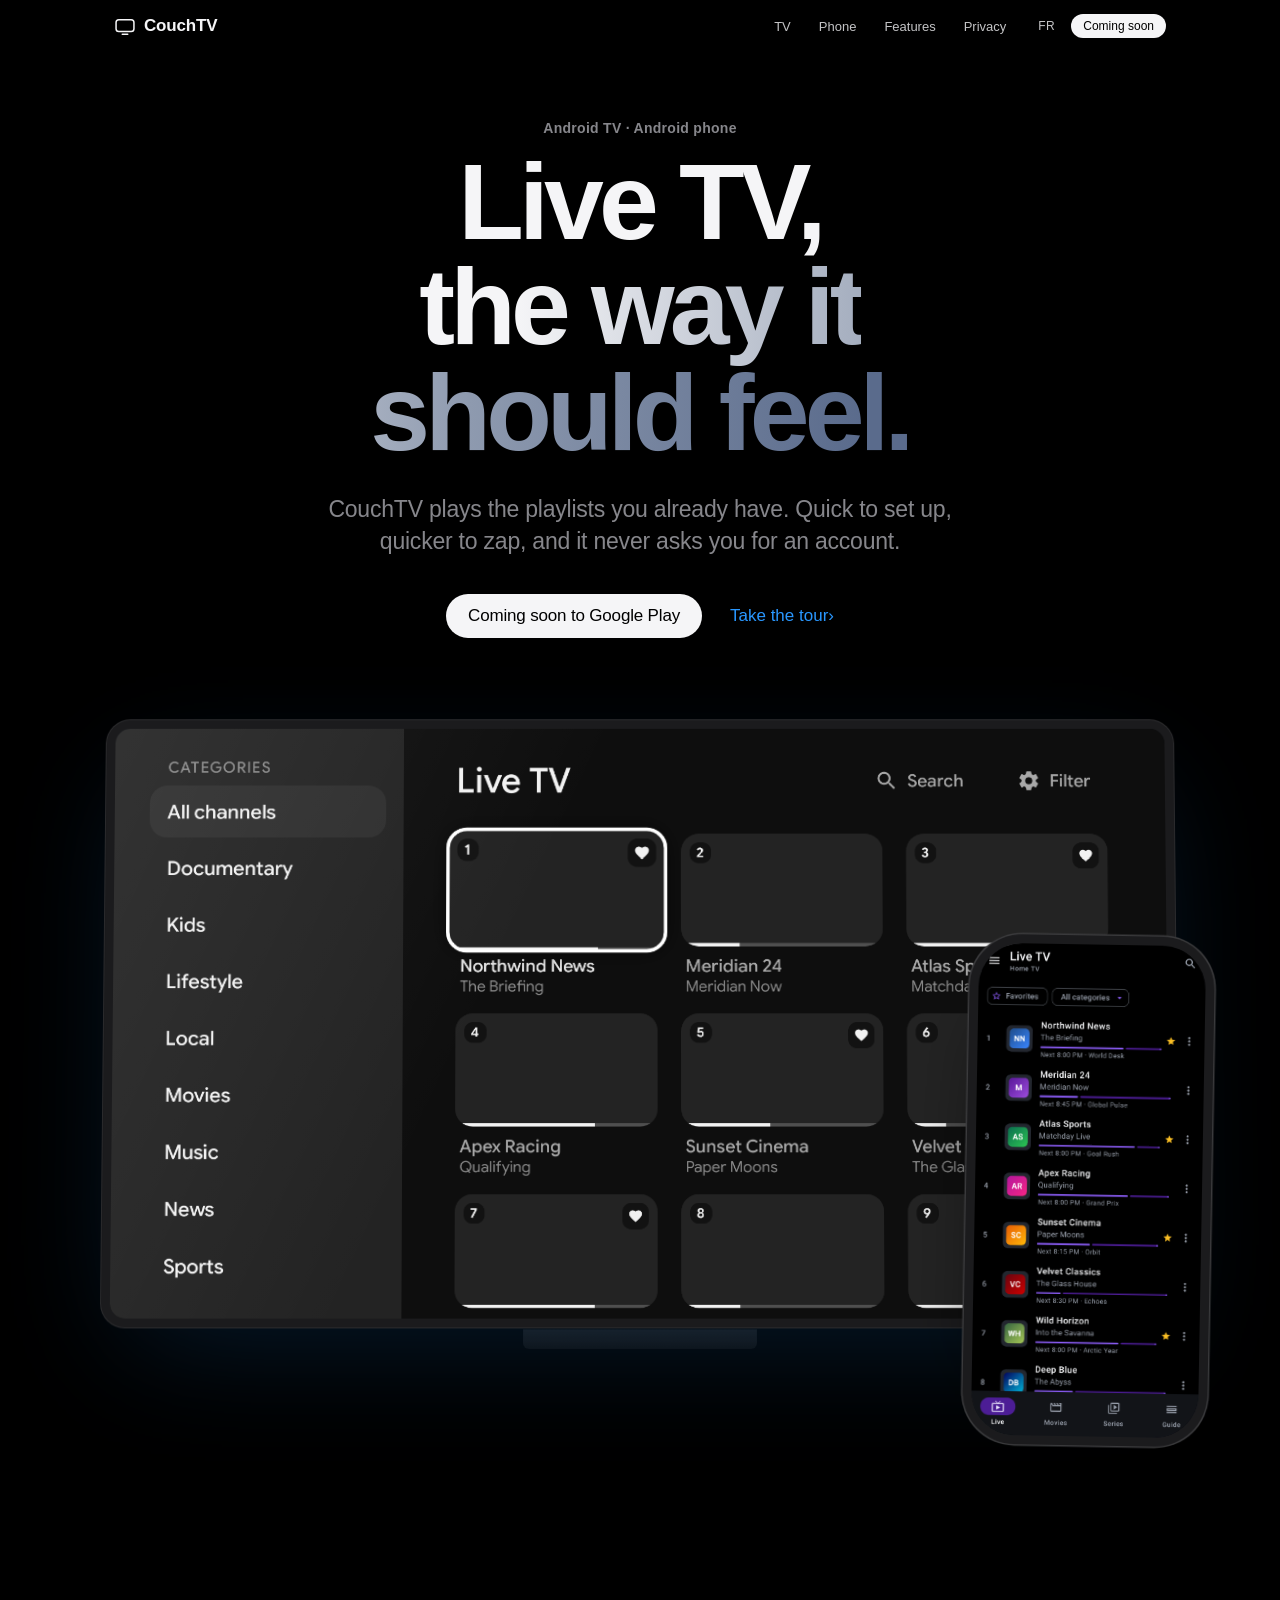
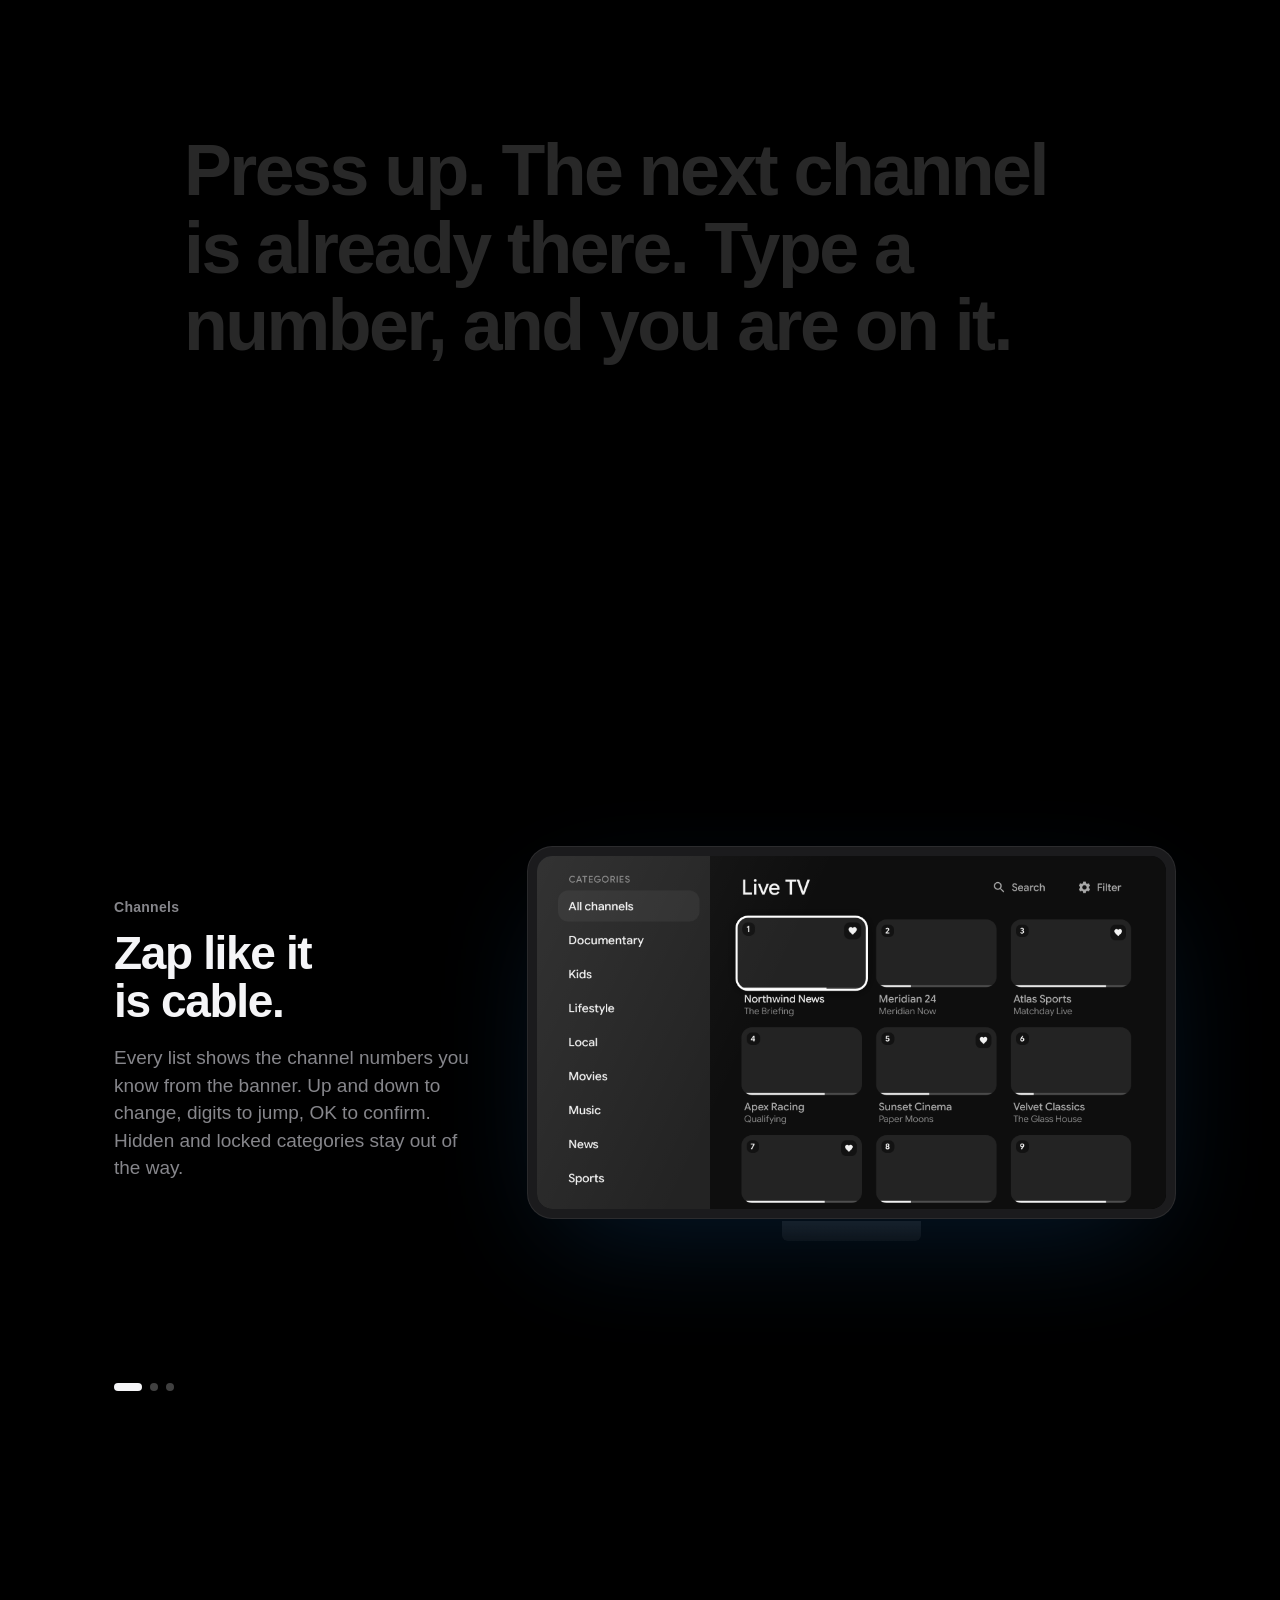
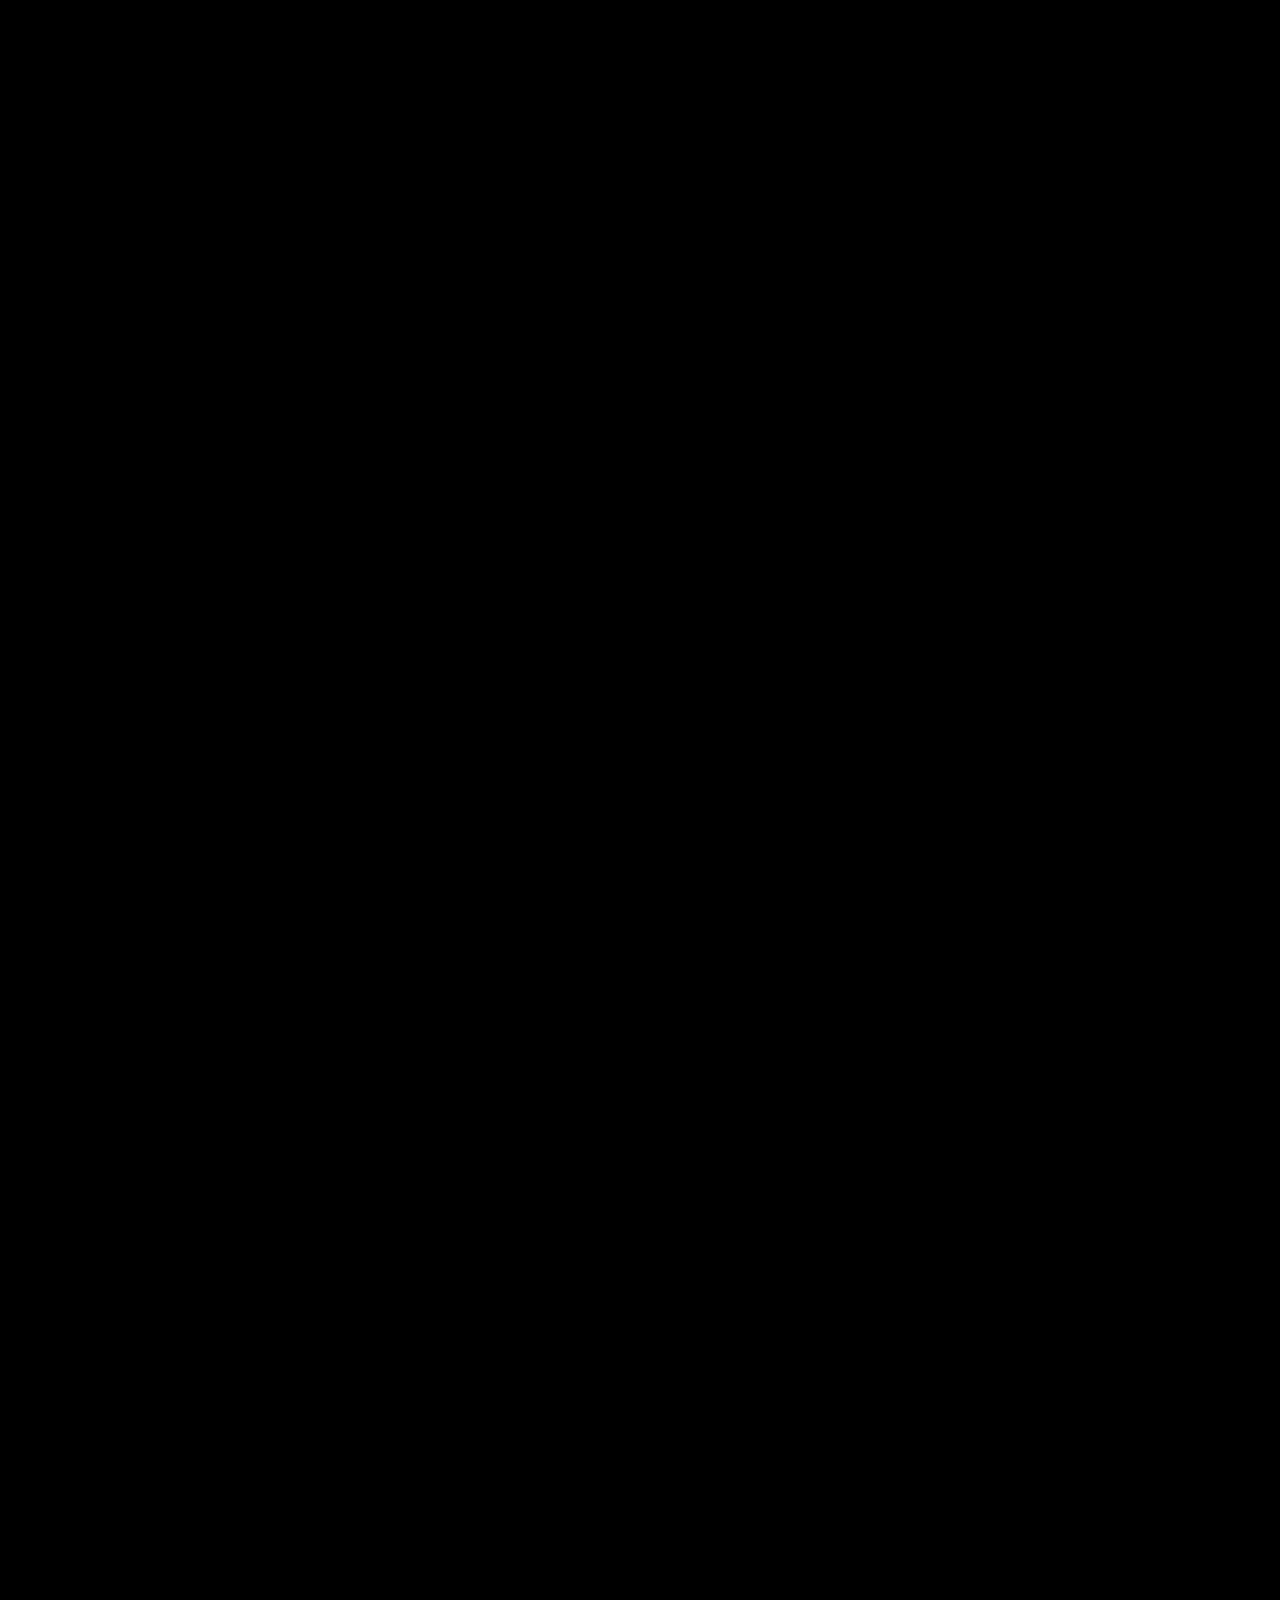
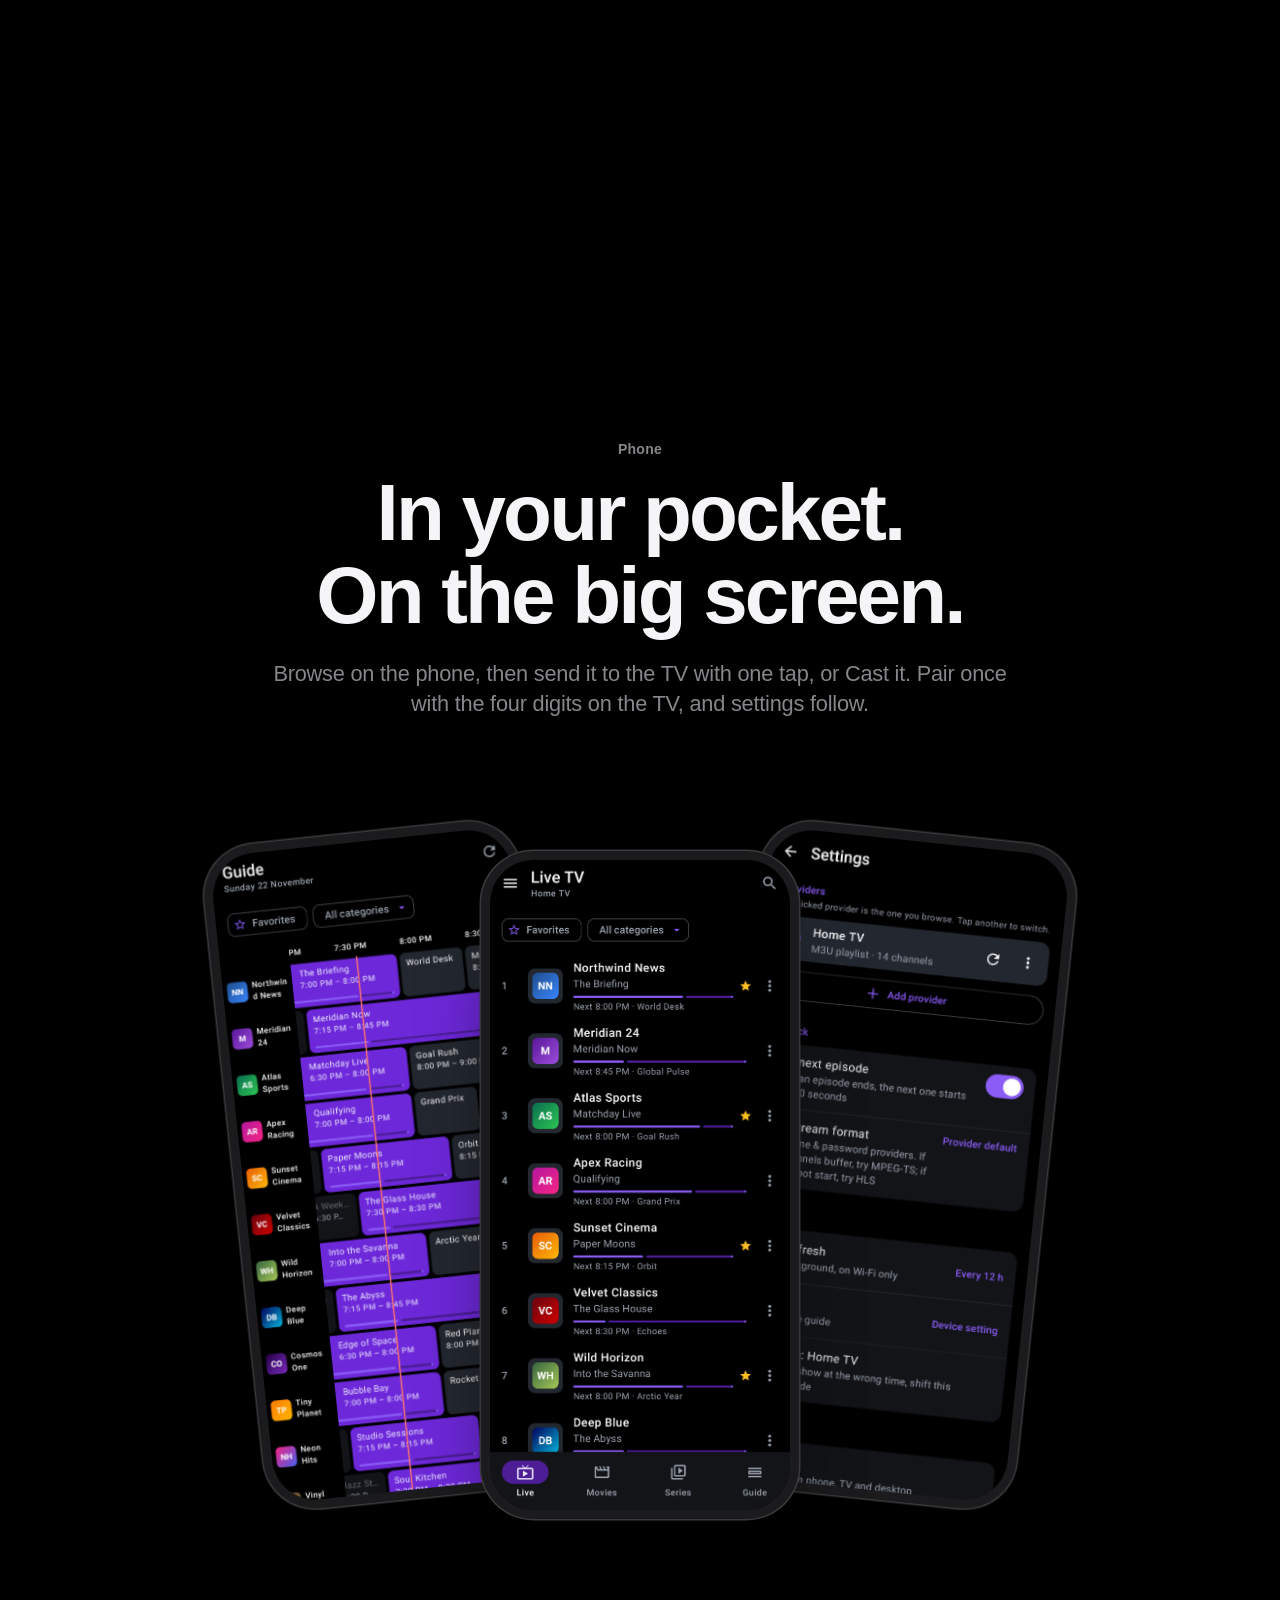
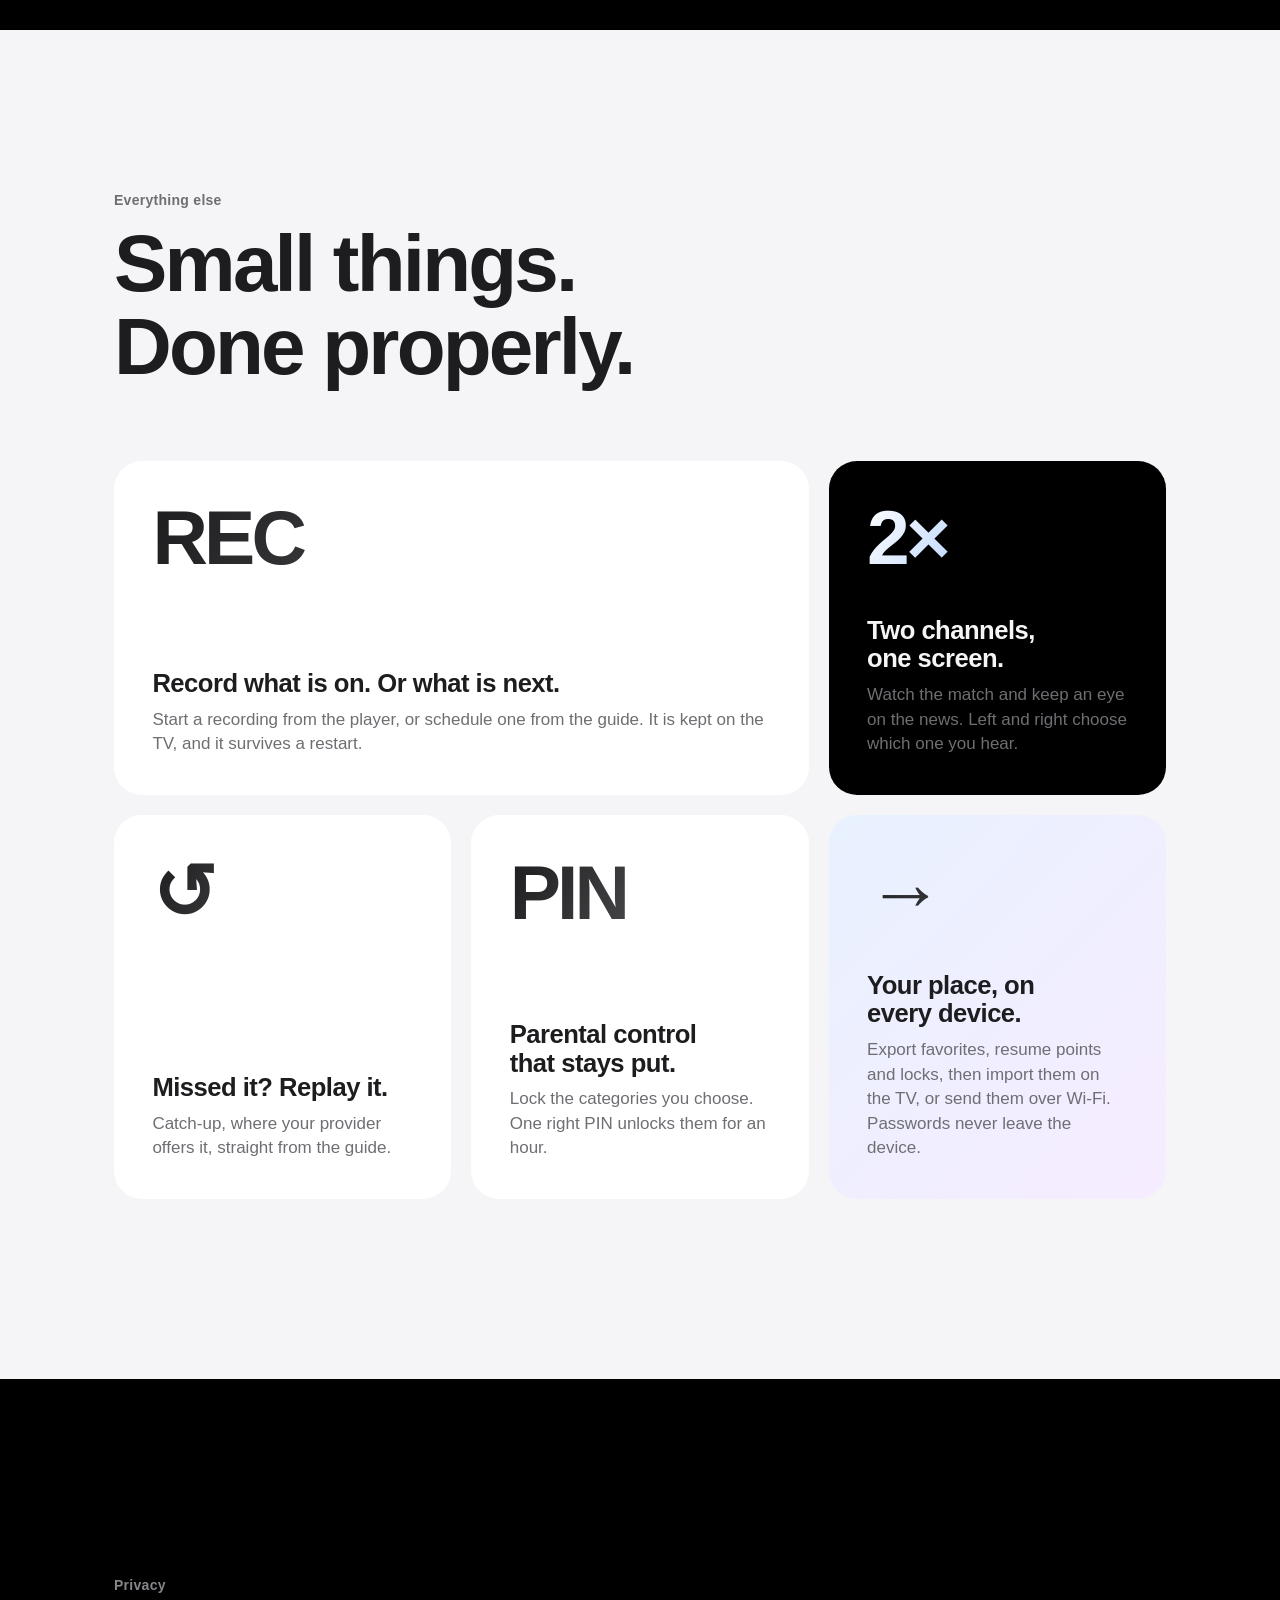
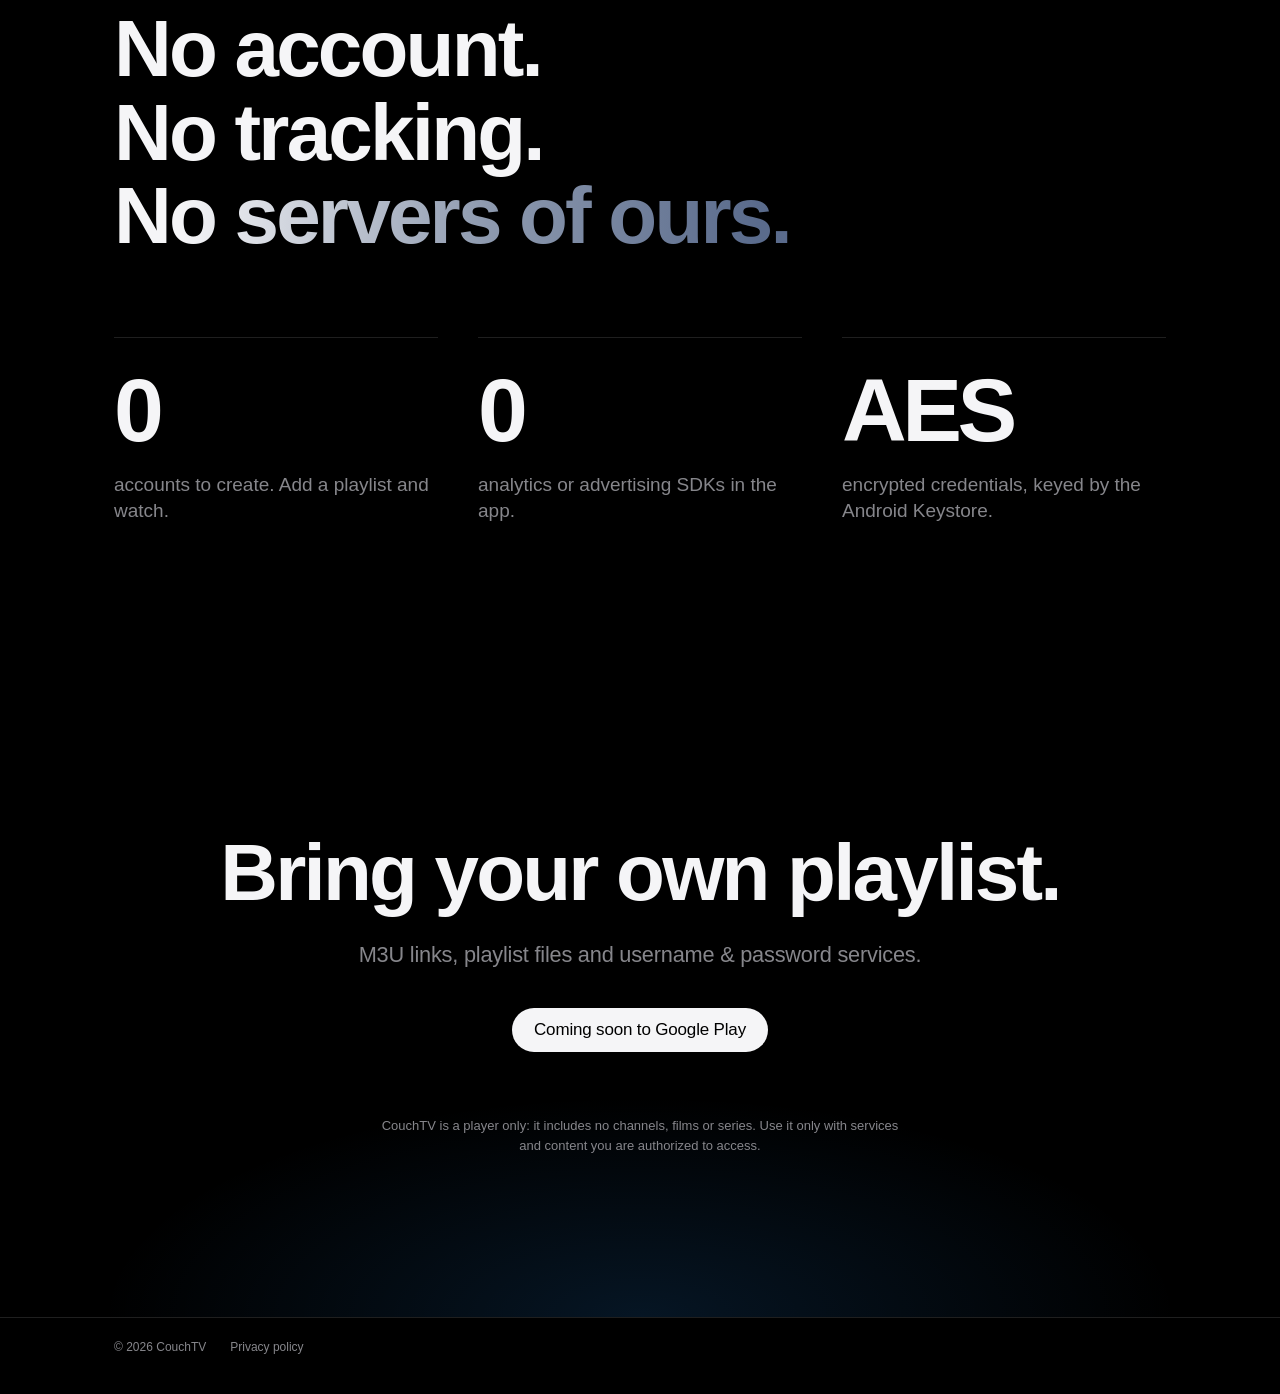
<file: index.html>
<!doctype html>
<!-- Template: build.py fills the double-brace keys from i18n/<lang>.json (keys starting with @ come from the build). -->
<html lang="en">
<head>
  <meta charset="utf-8">
  <meta name="viewport" content="width=device-width, initial-scale=1, viewport-fit=cover">
  <title>CouchTV — Live TV, the way it should feel</title>
  <meta name="description" content="CouchTV plays the playlists you already have, on Android TV and Android phones. Channel numbers, a real guide, recordings, no account.">
  <meta name="theme-color" content="#000000">
  <meta property="og:title" content="CouchTV">
  <meta property="og:description" content="Live TV, the way it should feel. For Android TV and Android phones.">
  <meta property="og:image" content="https://yannbrrd.github.io/openiptv-public/screenshots/tv-guide.png">
  <meta property="og:locale" content="en_US">
  <link rel="canonical" href="https://yannbrrd.github.io/openiptv-public/">
  <link rel="alternate" hreflang="en" href="https://yannbrrd.github.io/openiptv-public/">
  <link rel="alternate" hreflang="fr" href="https://yannbrrd.github.io/openiptv-public/fr/">
  <link rel="alternate" hreflang="x-default" href="https://yannbrrd.github.io/openiptv-public/">
  <link rel="icon" href="assets/icon.svg" type="image/svg+xml">
  <link rel="stylesheet" href="assets/site.css">
</head>
<body>

<header class="nav" data-nav>
  <div class="nav__inner">
    <a class="nav__brand" href="#top" aria-label="CouchTV, back to top">
      <svg class="nav__mark" viewBox="0 0 32 32" aria-hidden="true"><rect x="3" y="7" width="26" height="17" rx="4"/><path d="M12 28h8"/></svg>
      CouchTV
    </a>
    <nav class="nav__links" aria-label="Sections">
      <a href="#tour">TV</a>
      <a href="#phone">Phone</a>
      <a href="#features">Features</a>
      <a href="#privacy">Privacy</a>
    </nav>
    <a class="nav__lang" href="fr/" hreflang="fr" lang="fr" title="Français">FR</a>
    <span class="nav__cta">Coming soon</span>
  </div>
</header>

<main id="top">

  <!-- Hero -->
  <section class="hero" data-progress>
    <div class="hero__copy">
      <p class="eyebrow load" style="--i:0">Android TV · Android phone</p>
      <h1 class="hero__title load" style="--i:1">Live TV,<br><span class="hero__soft">the way it<br>should feel.</span></h1>
      <p class="hero__lede load" style="--i:2">CouchTV plays the playlists you already have. Quick to set up, quicker to zap, and it never asks you for an account.</p>
      <div class="hero__actions load" style="--i:3">
        <span class="pill pill--light">Coming soon to Google Play</span>
        <a class="link-arrow" href="#tour">Take the tour</a>
      </div>
    </div>

    <div class="hero__stage load" style="--i:4">
      <figure class="tv hero__tv">
        <div class="tv__screen"><img src="screenshots/tv-channels.png" alt="The live channel grid on a TV, with channel numbers and what is on now" width="1920" height="1080"></div>
        <div class="tv__foot" aria-hidden="true"></div>
      </figure>
      <figure class="phone hero__phone">
        <div class="phone__screen"><img src="screenshots/phone-live.png" alt="The live channel list on a phone" width="1233" height="2673"></div>
      </figure>
    </div>
  </section>

  <!-- Statement -->
  <section class="statement" data-progress aria-label="Zapping">
    <p class="statement__text" data-words>Press up. The next channel is already there. Type a number, and you are on it.</p>
  </section>

  <!-- Sticky story -->
  <section class="story" id="tour" data-story>
    <div class="story__sticky">
      <div class="story__steps">
        <article class="story__step is-active" data-step="0">
          <p class="eyebrow">Channels</p>
          <h2>Zap like it is cable.</h2>
          <p>Every list shows the channel numbers you know from the banner. Up and down to change, digits to jump, OK to confirm. Hidden and locked categories stay out of the way.</p>
        </article>
        <article class="story__step" data-step="1">
          <p class="eyebrow">Guide</p>
          <h2>The whole evening, at a glance.</h2>
          <p>The guide refreshes itself in the background. Pick a program to set a reminder, record it, or jump straight to the channel.</p>
        </article>
        <article class="story__step" data-step="2">
          <p class="eyebrow">Settings</p>
          <h2>Out of the way, a press away.</h2>
          <p>Two panes made for a remote. Parental PIN, guide refresh, stream format and clock, each with its real options, not a guessing game.</p>
        </article>
      </div>

      <figure class="tv story__tv">
        <div class="tv__screen">
          <img class="story__shot is-active" data-shot="0" src="screenshots/tv-channels.png" alt="Channel grid" loading="lazy" width="1920" height="1080">
          <img class="story__shot" data-shot="1" src="screenshots/tv-guide.png" alt="Program guide" loading="lazy" width="1920" height="1080">
          <img class="story__shot" data-shot="2" src="screenshots/tv-settings.png" alt="Settings in two panes" loading="lazy" width="1920" height="1080">
        </div>
        <div class="tv__foot" aria-hidden="true"></div>
      </figure>

      <ol class="story__dots" aria-hidden="true"><li class="is-active"></li><li></li><li></li></ol>
    </div>
  </section>

  <!-- Phone -->
  <section class="phones" id="phone" data-progress>
    <div class="section-head reveal">
      <p class="eyebrow">Phone</p>
      <h2 class="display">In your pocket.<br>On the big screen.</h2>
      <p class="lede">Browse on the phone, then send it to the TV with one tap, or Cast it. Pair once with the four digits on the TV, and settings follow.</p>
    </div>
    <div class="phones__fan">
      <figure class="phone phones__item phones__item--left"><div class="phone__screen"><img src="screenshots/phone-guide.png" alt="The program guide on a phone" loading="lazy" width="1233" height="2673"></div></figure>
      <figure class="phone phones__item phones__item--center"><div class="phone__screen"><img src="screenshots/phone-live.png" alt="Live channels with what is on now and next" loading="lazy" width="1233" height="2673"></div></figure>
      <figure class="phone phones__item phones__item--right"><div class="phone__screen"><img src="screenshots/phone-settings.png" alt="Settings grouped in sections" loading="lazy" width="1233" height="2673"></div></figure>
    </div>
  </section>

  <!-- Features (light) -->
  <section class="features" id="features">
    <div class="section-head reveal">
      <p class="eyebrow eyebrow--dark">Everything else</p>
      <h2 class="display">Small things.<br>Done properly.</h2>
    </div>

    <div class="bento">
      <article class="tile tile--wide reveal">
        <p class="tile__big">REC</p>
        <h3>Record what is on. Or what is next.</h3>
        <p>Start a recording from the player, or schedule one from the guide. It is kept on the TV, and it survives a restart.</p>
      </article>
      <article class="tile tile--dark reveal">
        <p class="tile__big">2&times;</p>
        <h3>Two channels, one screen.</h3>
        <p>Watch the match and keep an eye on the news. Left and right choose which one you hear.</p>
      </article>
      <article class="tile reveal">
        <p class="tile__big">&#8634;</p>
        <h3>Missed it? Replay it.</h3>
        <p>Catch-up, where your provider offers it, straight from the guide.</p>
      </article>
      <article class="tile reveal">
        <p class="tile__big">PIN</p>
        <h3>Parental control that stays put.</h3>
        <p>Lock the categories you choose. One right PIN unlocks them for an hour.</p>
      </article>
      <article class="tile tile--tint reveal">
        <p class="tile__big">&rarr;</p>
        <h3>Your place, on every device.</h3>
        <p>Export favorites, resume points and locks, then import them on the TV, or send them over Wi-Fi. Passwords never leave the device.</p>
      </article>
    </div>
  </section>

  <!-- Privacy -->
  <section class="privacy" id="privacy">
    <div class="section-head reveal">
      <p class="eyebrow">Privacy</p>
      <h2 class="display">No account.<br>No tracking.<br><span class="hero__soft">No servers of ours.</span></h2>
    </div>
    <dl class="facts">
      <div class="fact reveal"><dt>0</dt><dd>accounts to create. Add a playlist and watch.</dd></div>
      <div class="fact reveal"><dt>0</dt><dd>analytics or advertising SDKs in the app.</dd></div>
      <div class="fact reveal"><dt>AES</dt><dd>encrypted credentials, keyed by the Android Keystore.</dd></div>
    </dl>
  </section>

  <!-- Closing -->
  <section class="closing">
    <h2 class="display reveal">Bring your own playlist.</h2>
    <p class="lede reveal">M3U links, playlist files and username &amp; password services.</p>
    <span class="pill pill--light reveal">Coming soon to Google Play</span>
    <p class="disclaimer reveal">CouchTV is a player only: it includes no channels, films or series. Use it only with services and content you are authorized to access.</p>
  </section>
</main>

<footer class="footer">
  <div class="footer__inner">
    <span>&copy; <span data-year>2026</span> CouchTV</span>
    <a href="privacy.html">Privacy policy</a>
  </div>
</footer>

<script src="assets/site.js" defer></script>
</body>
</html>
</file>
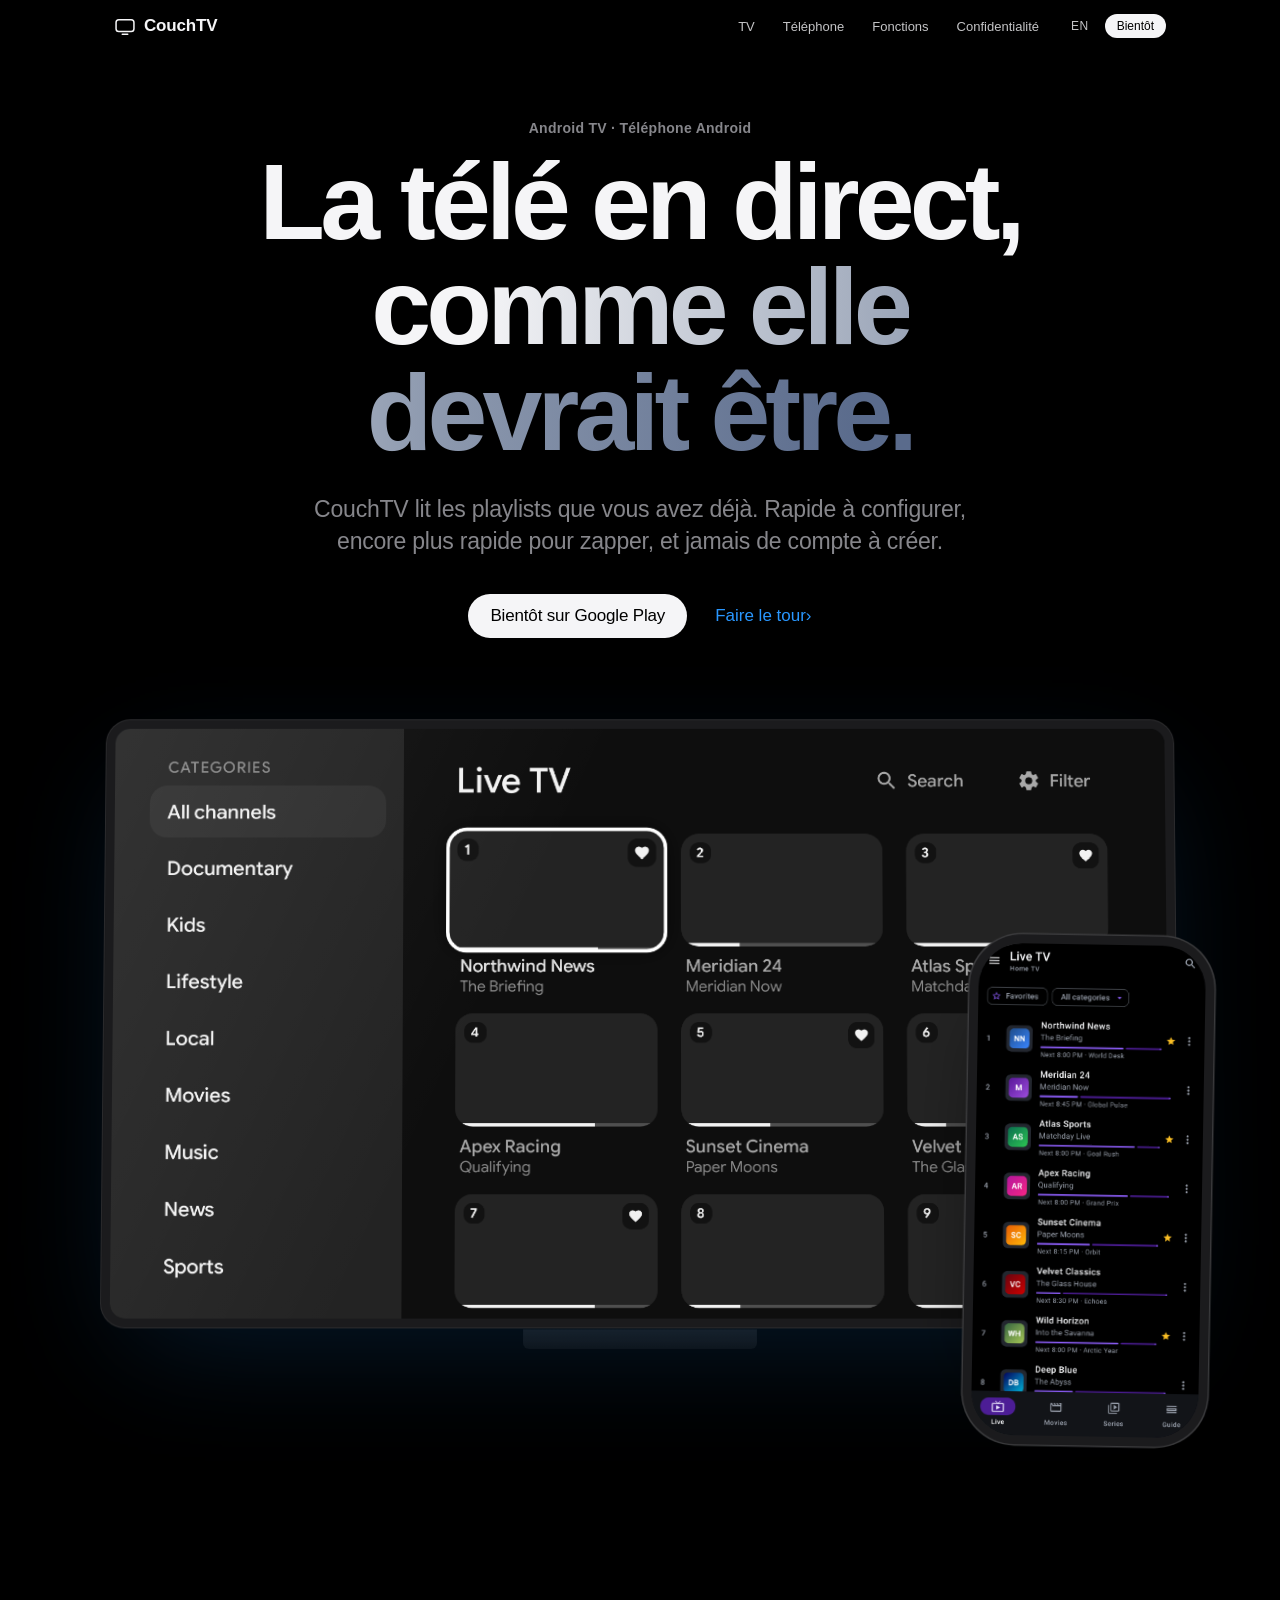
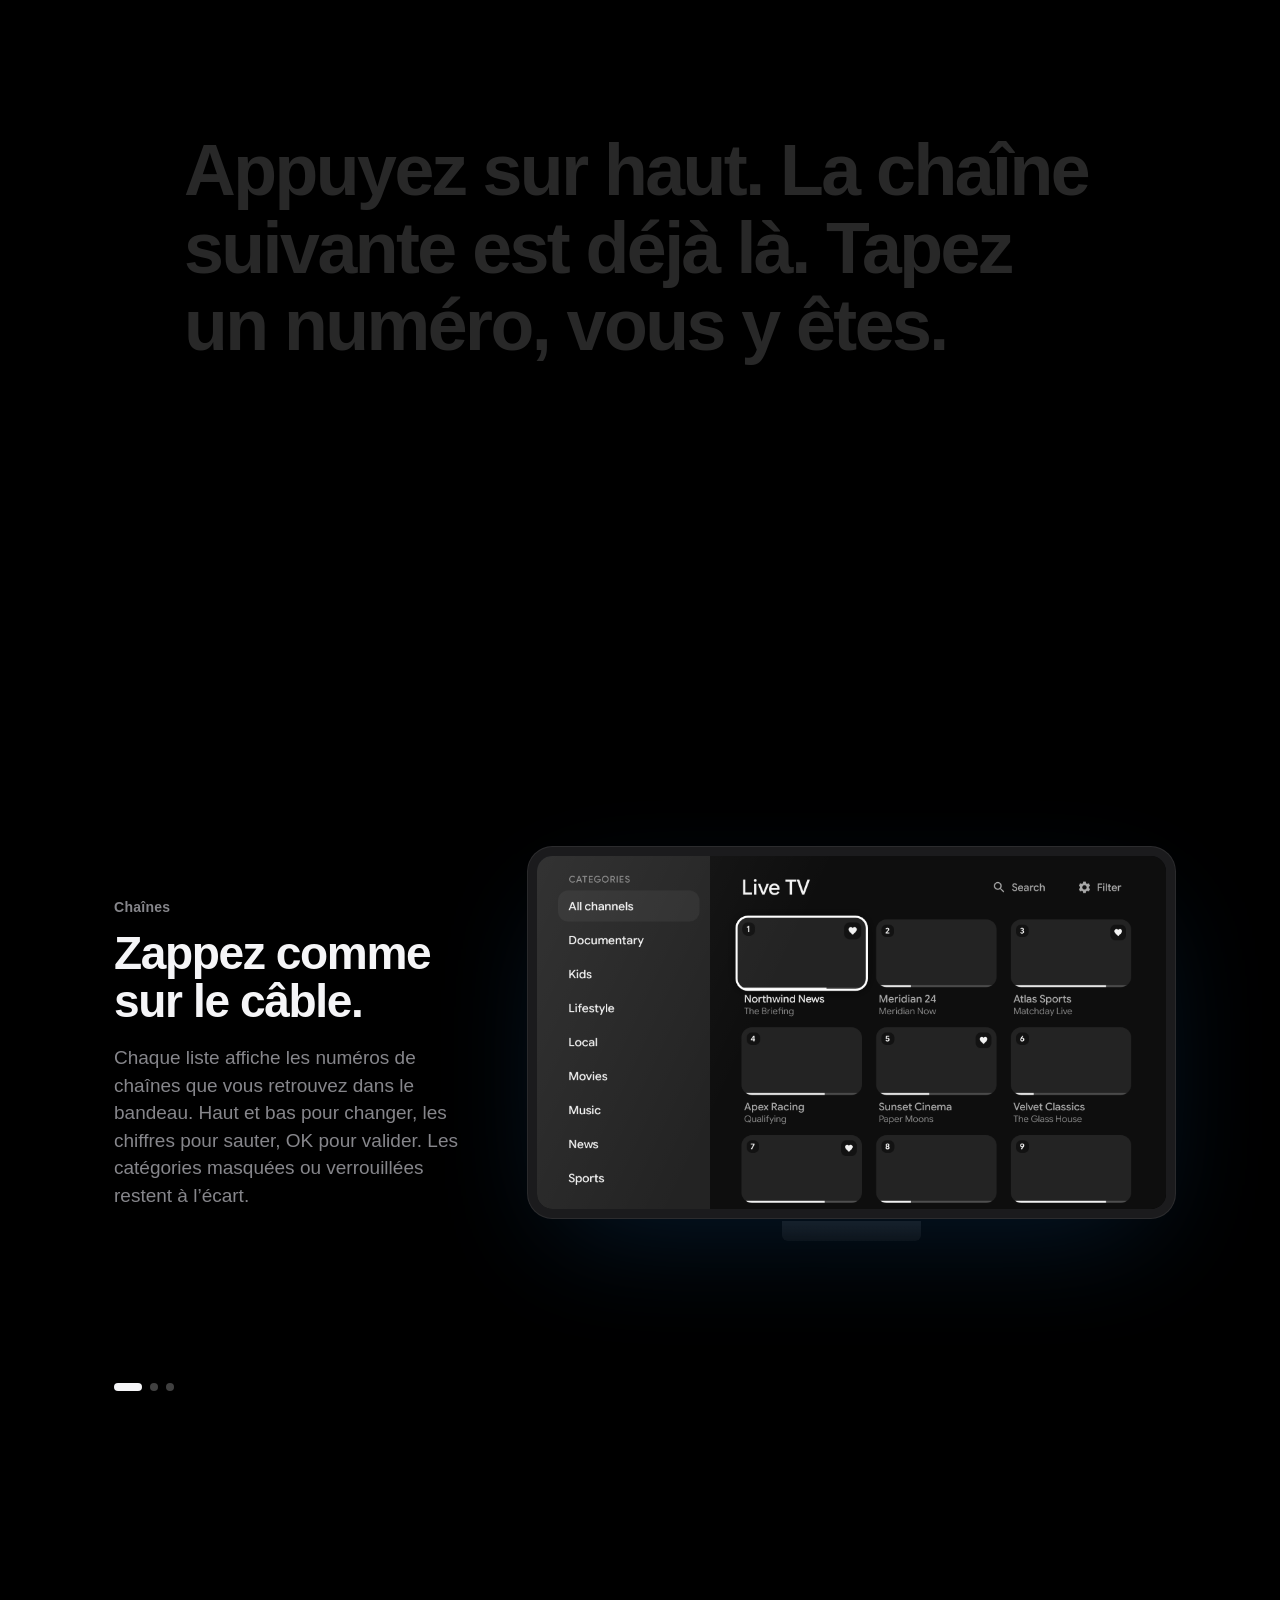
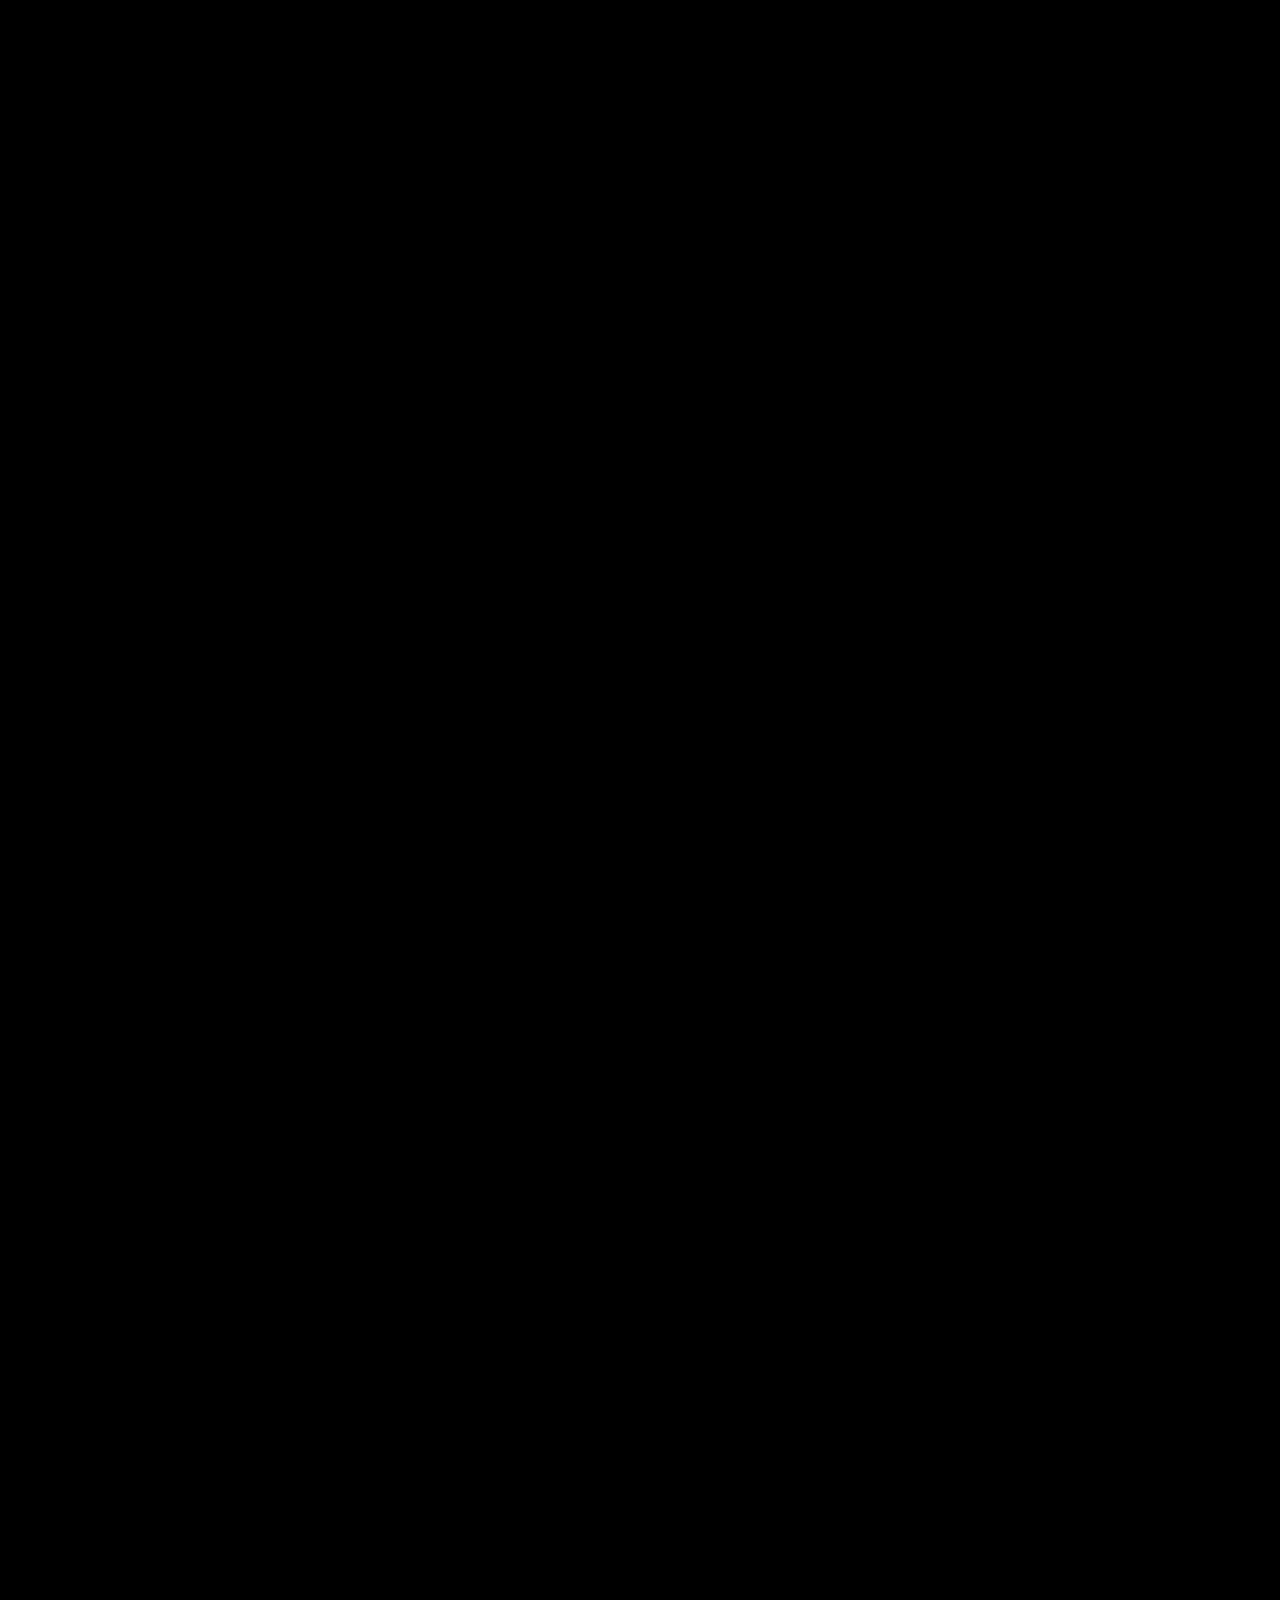
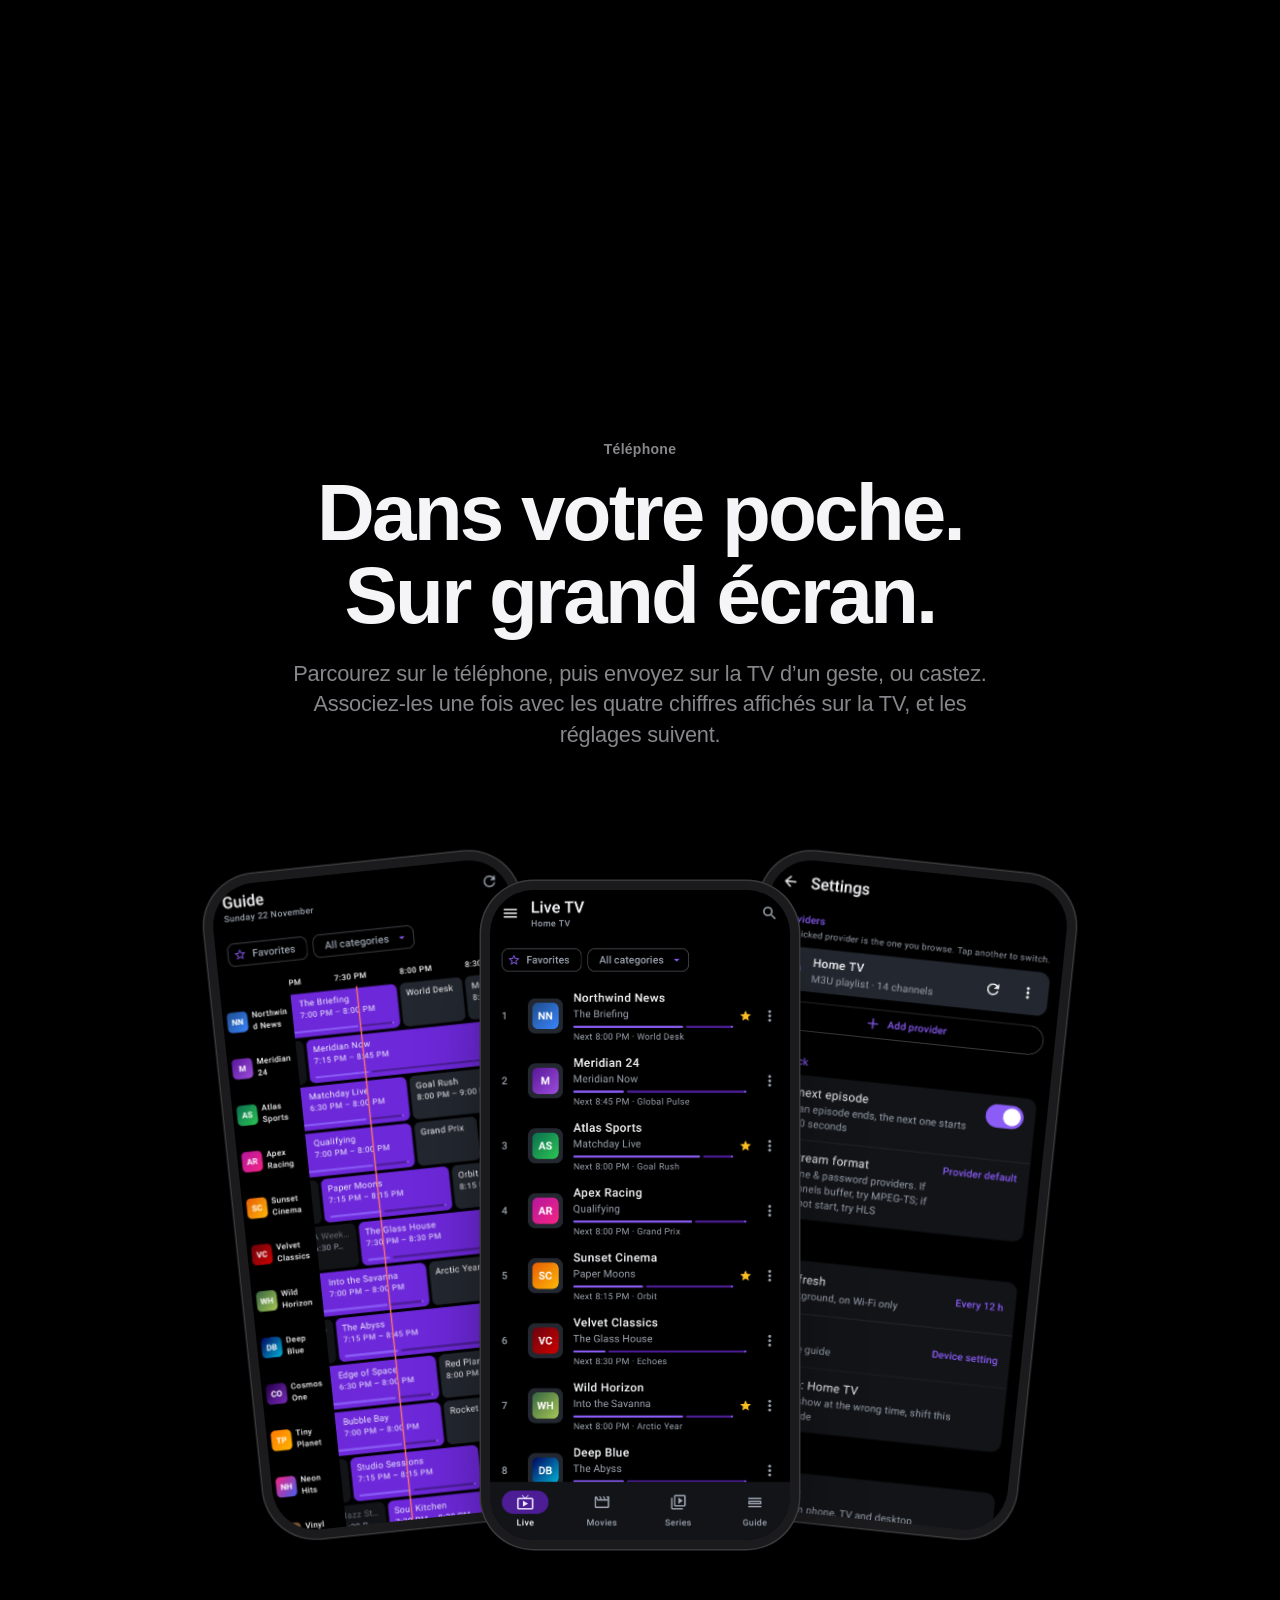
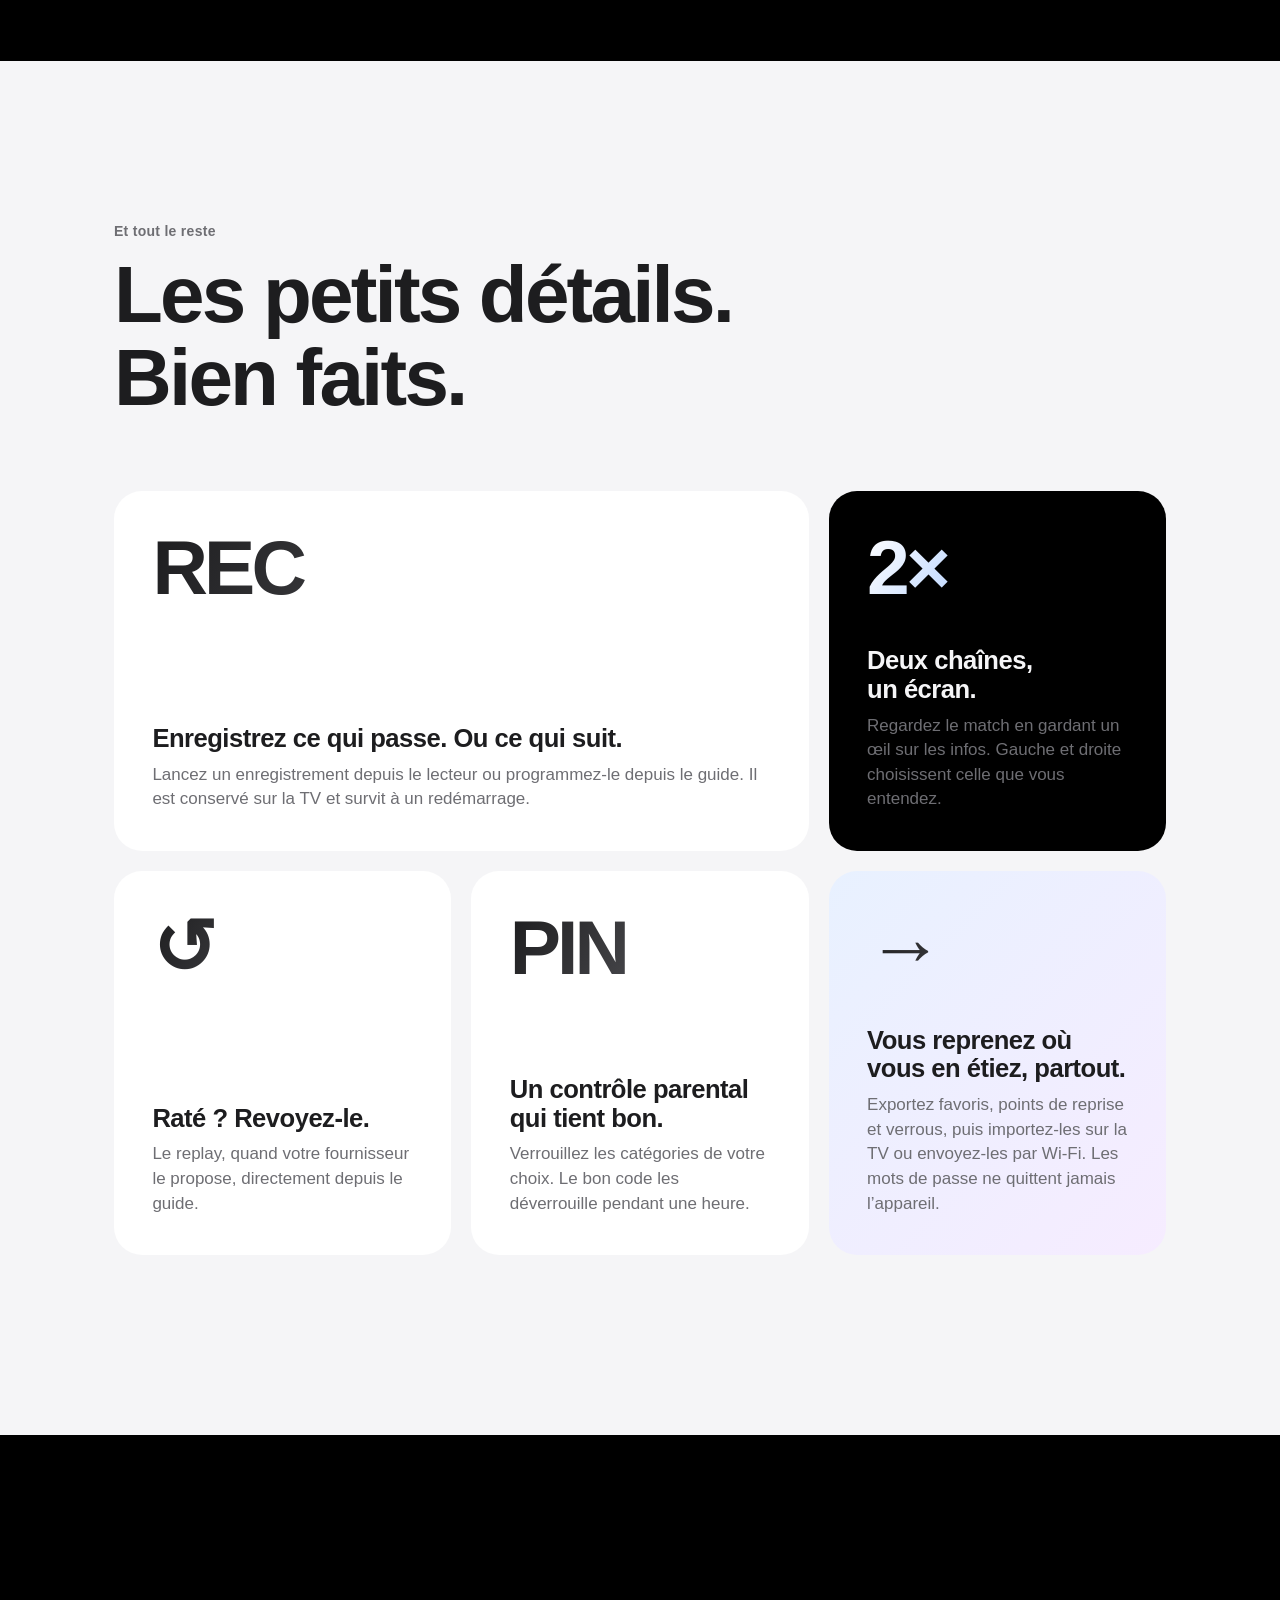
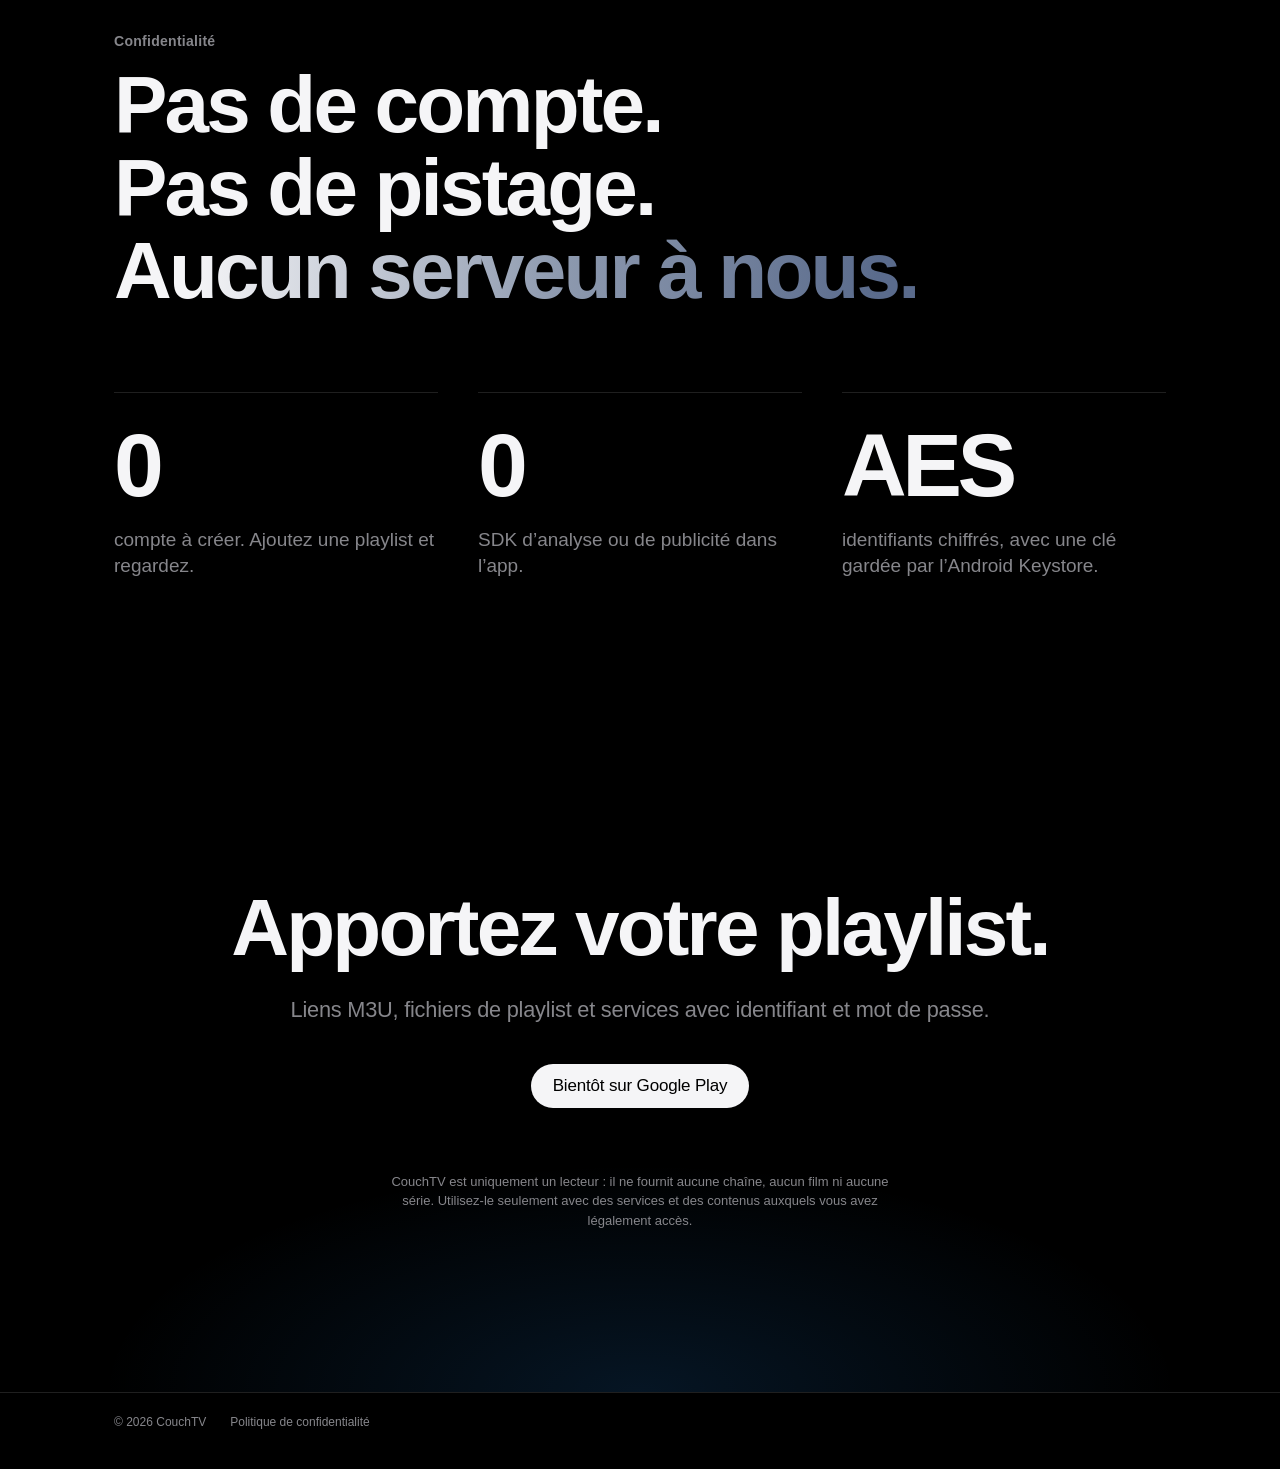
<file: fr/index.html>
<!doctype html>
<!-- Template: build.py fills the double-brace keys from i18n/<lang>.json (keys starting with @ come from the build). -->
<html lang="fr">
<head>
  <meta charset="utf-8">
  <meta name="viewport" content="width=device-width, initial-scale=1, viewport-fit=cover">
  <title>CouchTV — La télé en direct, comme elle devrait être</title>
  <meta name="description" content="CouchTV lit les playlists que vous avez déjà, sur Android TV et téléphone Android. Numéros de chaînes, vrai guide des programmes, enregistrements, sans compte.">
  <meta name="theme-color" content="#000000">
  <meta property="og:title" content="CouchTV">
  <meta property="og:description" content="La télé en direct, comme elle devrait être. Pour Android TV et téléphone Android.">
  <meta property="og:image" content="https://yannbrrd.github.io/openiptv-public/screenshots/tv-guide.png">
  <meta property="og:locale" content="fr_FR">
  <link rel="canonical" href="https://yannbrrd.github.io/openiptv-public/fr/">
  <link rel="alternate" hreflang="en" href="https://yannbrrd.github.io/openiptv-public/">
  <link rel="alternate" hreflang="fr" href="https://yannbrrd.github.io/openiptv-public/fr/">
  <link rel="alternate" hreflang="x-default" href="https://yannbrrd.github.io/openiptv-public/">
  <link rel="icon" href="../assets/icon.svg" type="image/svg+xml">
  <link rel="stylesheet" href="../assets/site.css">
</head>
<body>

<header class="nav" data-nav>
  <div class="nav__inner">
    <a class="nav__brand" href="#top" aria-label="CouchTV, retour en haut">
      <svg class="nav__mark" viewBox="0 0 32 32" aria-hidden="true"><rect x="3" y="7" width="26" height="17" rx="4"/><path d="M12 28h8"/></svg>
      CouchTV
    </a>
    <nav class="nav__links" aria-label="Sections">
      <a href="#tour">TV</a>
      <a href="#phone">Téléphone</a>
      <a href="#features">Fonctions</a>
      <a href="#privacy">Confidentialité</a>
    </nav>
    <a class="nav__lang" href="../" hreflang="en" lang="en" title="English">EN</a>
    <span class="nav__cta">Bientôt</span>
  </div>
</header>

<main id="top">

  <!-- Hero -->
  <section class="hero" data-progress>
    <div class="hero__copy">
      <p class="eyebrow load" style="--i:0">Android TV · Téléphone Android</p>
      <h1 class="hero__title load" style="--i:1">La télé en direct,<br><span class="hero__soft">comme elle<br>devrait être.</span></h1>
      <p class="hero__lede load" style="--i:2">CouchTV lit les playlists que vous avez déjà. Rapide à configurer, encore plus rapide pour zapper, et jamais de compte à créer.</p>
      <div class="hero__actions load" style="--i:3">
        <span class="pill pill--light">Bientôt sur Google Play</span>
        <a class="link-arrow" href="#tour">Faire le tour</a>
      </div>
    </div>

    <div class="hero__stage load" style="--i:4">
      <figure class="tv hero__tv">
        <div class="tv__screen"><img src="../screenshots/tv-channels.png" alt="La grille des chaînes en direct sur une TV, avec les numéros de chaînes et le programme en cours" width="1920" height="1080"></div>
        <div class="tv__foot" aria-hidden="true"></div>
      </figure>
      <figure class="phone hero__phone">
        <div class="phone__screen"><img src="../screenshots/phone-live.png" alt="La liste des chaînes en direct sur un téléphone" width="1233" height="2673"></div>
      </figure>
    </div>
  </section>

  <!-- Statement -->
  <section class="statement" data-progress aria-label="Zapping">
    <p class="statement__text" data-words>Appuyez sur haut. La chaîne suivante est déjà là. Tapez un numéro, vous y êtes.</p>
  </section>

  <!-- Sticky story -->
  <section class="story" id="tour" data-story>
    <div class="story__sticky">
      <div class="story__steps">
        <article class="story__step is-active" data-step="0">
          <p class="eyebrow">Chaînes</p>
          <h2>Zappez comme sur le câble.</h2>
          <p>Chaque liste affiche les numéros de chaînes que vous retrouvez dans le bandeau. Haut et bas pour changer, les chiffres pour sauter, OK pour valider. Les catégories masquées ou verrouillées restent à l’écart.</p>
        </article>
        <article class="story__step" data-step="1">
          <p class="eyebrow">Guide</p>
          <h2>Toute la soirée, d’un coup d’œil.</h2>
          <p>Le guide se met à jour tout seul en arrière-plan. Choisissez un programme pour créer un rappel, l’enregistrer ou passer directement sur la chaîne.</p>
        </article>
        <article class="story__step" data-step="2">
          <p class="eyebrow">Paramètres</p>
          <h2>Discrets, mais à portée de main.</h2>
          <p>Deux panneaux pensés pour la télécommande. Code parental, mise à jour du guide, format de flux et horloge, chacun avec ses vraies options, sans devinettes.</p>
        </article>
      </div>

      <figure class="tv story__tv">
        <div class="tv__screen">
          <img class="story__shot is-active" data-shot="0" src="../screenshots/tv-channels.png" alt="Grille des chaînes" loading="lazy" width="1920" height="1080">
          <img class="story__shot" data-shot="1" src="../screenshots/tv-guide.png" alt="Guide des programmes" loading="lazy" width="1920" height="1080">
          <img class="story__shot" data-shot="2" src="../screenshots/tv-settings.png" alt="Paramètres sur deux panneaux" loading="lazy" width="1920" height="1080">
        </div>
        <div class="tv__foot" aria-hidden="true"></div>
      </figure>

      <ol class="story__dots" aria-hidden="true"><li class="is-active"></li><li></li><li></li></ol>
    </div>
  </section>

  <!-- Phone -->
  <section class="phones" id="phone" data-progress>
    <div class="section-head reveal">
      <p class="eyebrow">Téléphone</p>
      <h2 class="display">Dans votre poche.<br>Sur grand écran.</h2>
      <p class="lede">Parcourez sur le téléphone, puis envoyez sur la TV d’un geste, ou castez. Associez-les une fois avec les quatre chiffres affichés sur la TV, et les réglages suivent.</p>
    </div>
    <div class="phones__fan">
      <figure class="phone phones__item phones__item--left"><div class="phone__screen"><img src="../screenshots/phone-guide.png" alt="Le guide des programmes sur un téléphone" loading="lazy" width="1233" height="2673"></div></figure>
      <figure class="phone phones__item phones__item--center"><div class="phone__screen"><img src="../screenshots/phone-live.png" alt="Les chaînes en direct, avec le programme en cours et le suivant" loading="lazy" width="1233" height="2673"></div></figure>
      <figure class="phone phones__item phones__item--right"><div class="phone__screen"><img src="../screenshots/phone-settings.png" alt="Les paramètres regroupés par sections" loading="lazy" width="1233" height="2673"></div></figure>
    </div>
  </section>

  <!-- Features (light) -->
  <section class="features" id="features">
    <div class="section-head reveal">
      <p class="eyebrow eyebrow--dark">Et tout le reste</p>
      <h2 class="display">Les petits détails.<br>Bien faits.</h2>
    </div>

    <div class="bento">
      <article class="tile tile--wide reveal">
        <p class="tile__big">REC</p>
        <h3>Enregistrez ce qui passe. Ou ce qui suit.</h3>
        <p>Lancez un enregistrement depuis le lecteur ou programmez-le depuis le guide. Il est conservé sur la TV et survit à un redémarrage.</p>
      </article>
      <article class="tile tile--dark reveal">
        <p class="tile__big">2&times;</p>
        <h3>Deux chaînes, un écran.</h3>
        <p>Regardez le match en gardant un œil sur les infos. Gauche et droite choisissent celle que vous entendez.</p>
      </article>
      <article class="tile reveal">
        <p class="tile__big">&#8634;</p>
        <h3>Raté ? Revoyez-le.</h3>
        <p>Le replay, quand votre fournisseur le propose, directement depuis le guide.</p>
      </article>
      <article class="tile reveal">
        <p class="tile__big">PIN</p>
        <h3>Un contrôle parental qui tient bon.</h3>
        <p>Verrouillez les catégories de votre choix. Le bon code les déverrouille pendant une heure.</p>
      </article>
      <article class="tile tile--tint reveal">
        <p class="tile__big">&rarr;</p>
        <h3>Vous reprenez où vous en étiez, partout.</h3>
        <p>Exportez favoris, points de reprise et verrous, puis importez-les sur la TV ou envoyez-les par Wi-Fi. Les mots de passe ne quittent jamais l’appareil.</p>
      </article>
    </div>
  </section>

  <!-- Privacy -->
  <section class="privacy" id="privacy">
    <div class="section-head reveal">
      <p class="eyebrow">Confidentialité</p>
      <h2 class="display">Pas de compte.<br>Pas de pistage.<br><span class="hero__soft">Aucun serveur à nous.</span></h2>
    </div>
    <dl class="facts">
      <div class="fact reveal"><dt>0</dt><dd>compte à créer. Ajoutez une playlist et regardez.</dd></div>
      <div class="fact reveal"><dt>0</dt><dd>SDK d’analyse ou de publicité dans l’app.</dd></div>
      <div class="fact reveal"><dt>AES</dt><dd>identifiants chiffrés, avec une clé gardée par l’Android Keystore.</dd></div>
    </dl>
  </section>

  <!-- Closing -->
  <section class="closing">
    <h2 class="display reveal">Apportez votre playlist.</h2>
    <p class="lede reveal">Liens M3U, fichiers de playlist et services avec identifiant et mot de passe.</p>
    <span class="pill pill--light reveal">Bientôt sur Google Play</span>
    <p class="disclaimer reveal">CouchTV est uniquement un lecteur : il ne fournit aucune chaîne, aucun film ni aucune série. Utilisez-le seulement avec des services et des contenus auxquels vous avez légalement accès.</p>
  </section>
</main>

<footer class="footer">
  <div class="footer__inner">
    <span>&copy; <span data-year>2026</span> CouchTV</span>
    <a href="../privacy.html">Politique de confidentialité</a>
  </div>
</footer>

<script src="../assets/site.js" defer></script>
</body>
</html>
</file>
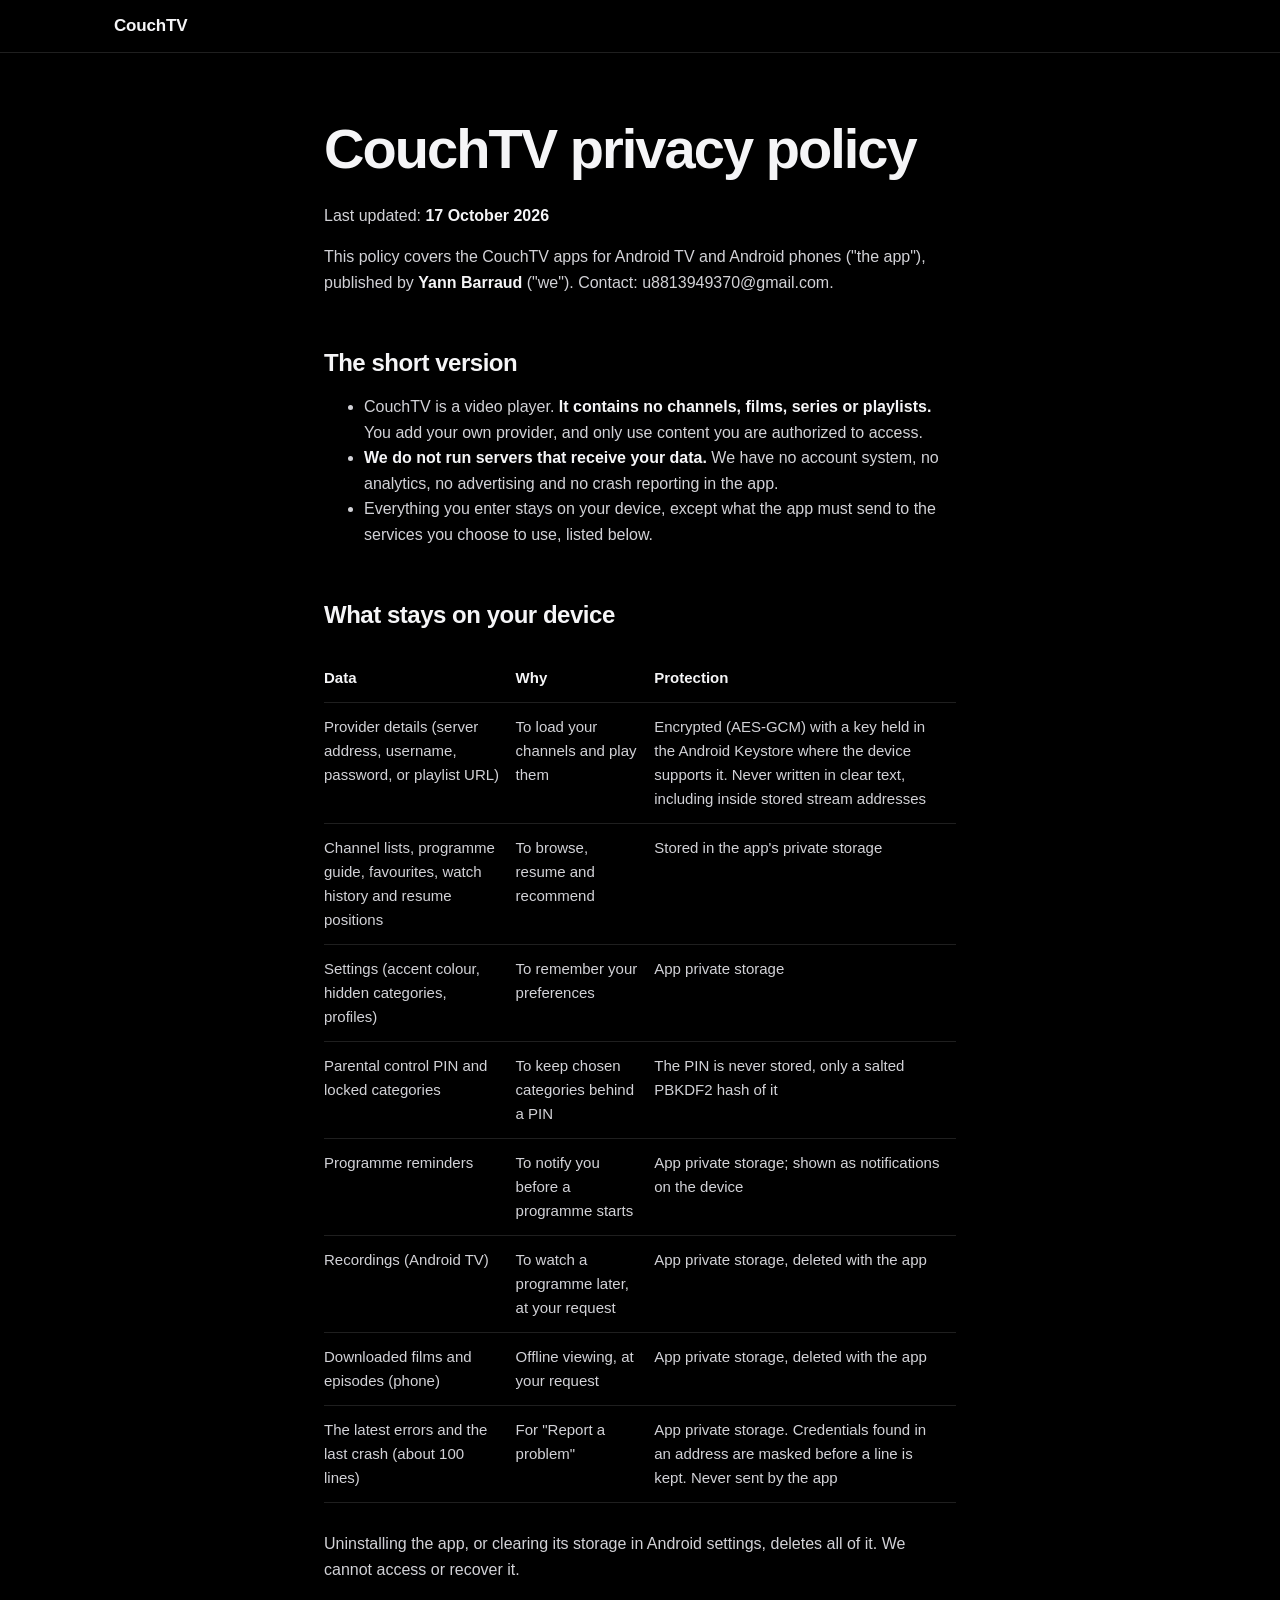
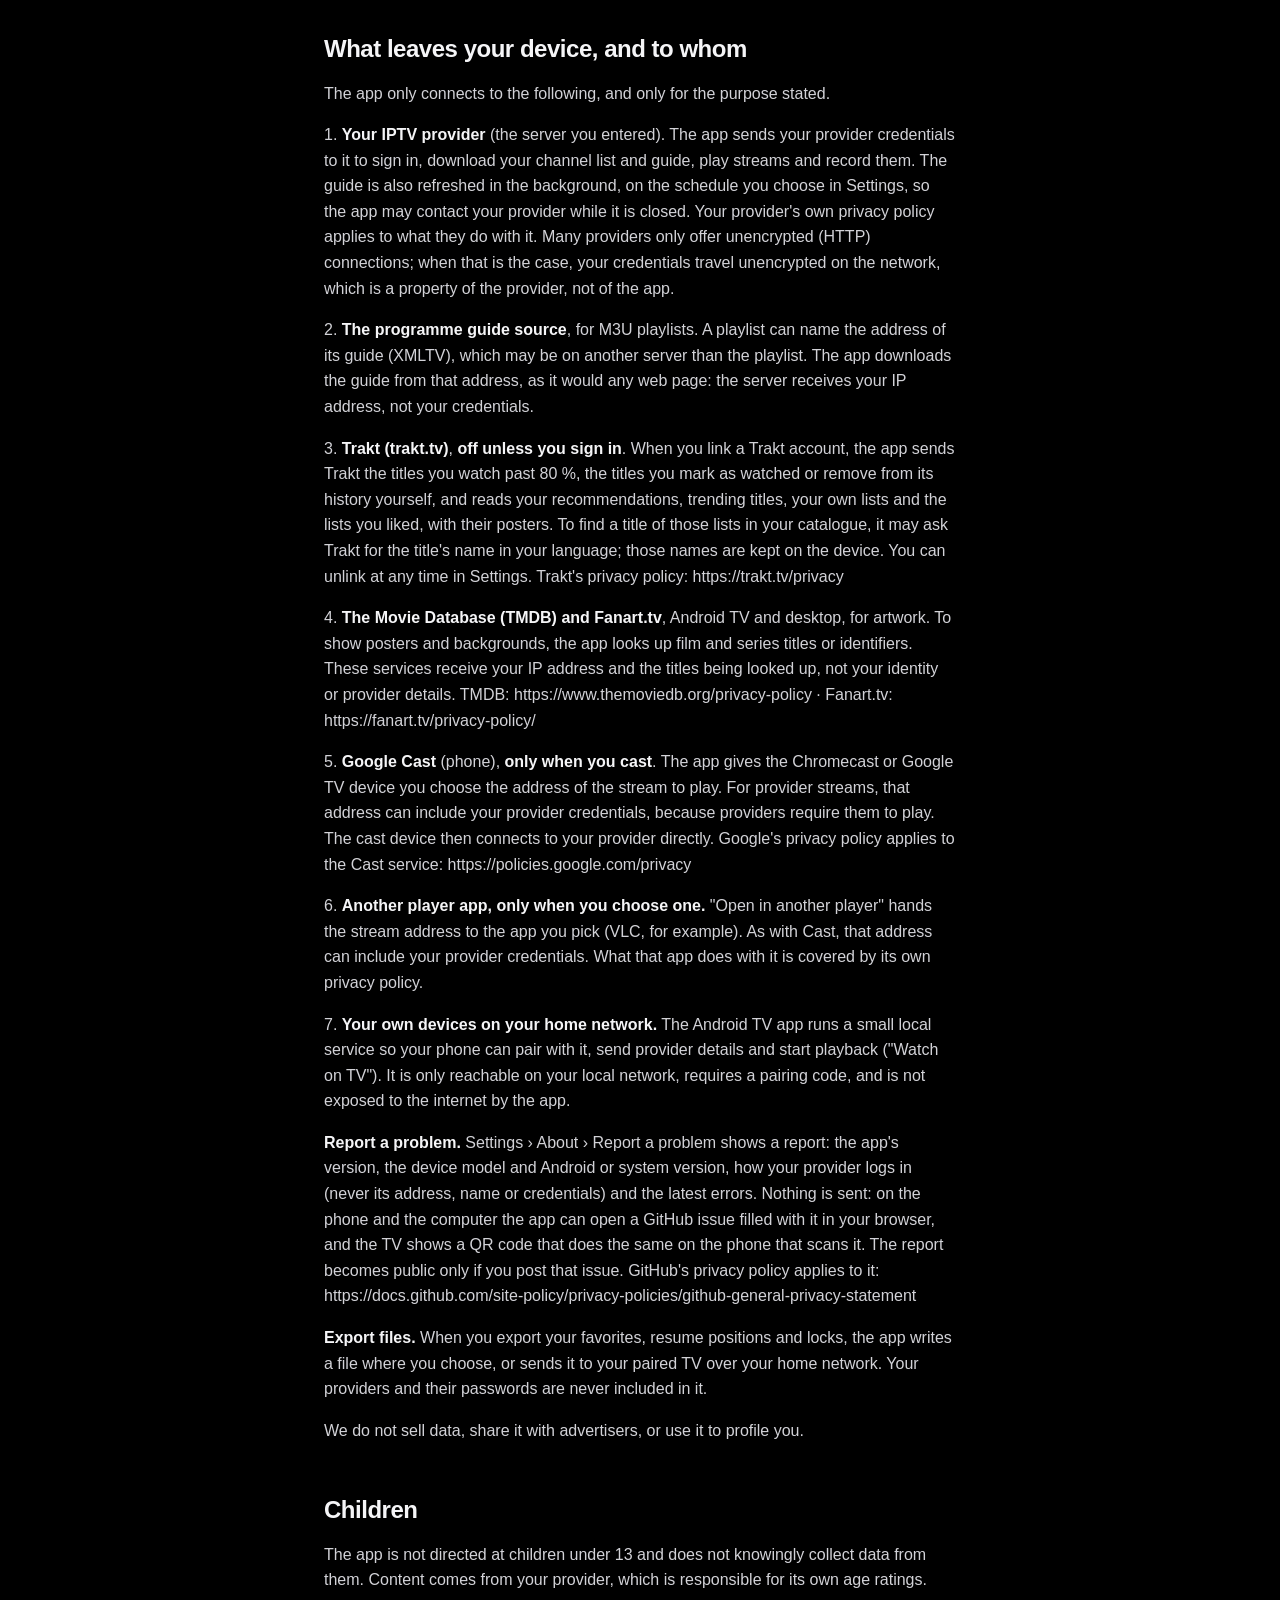
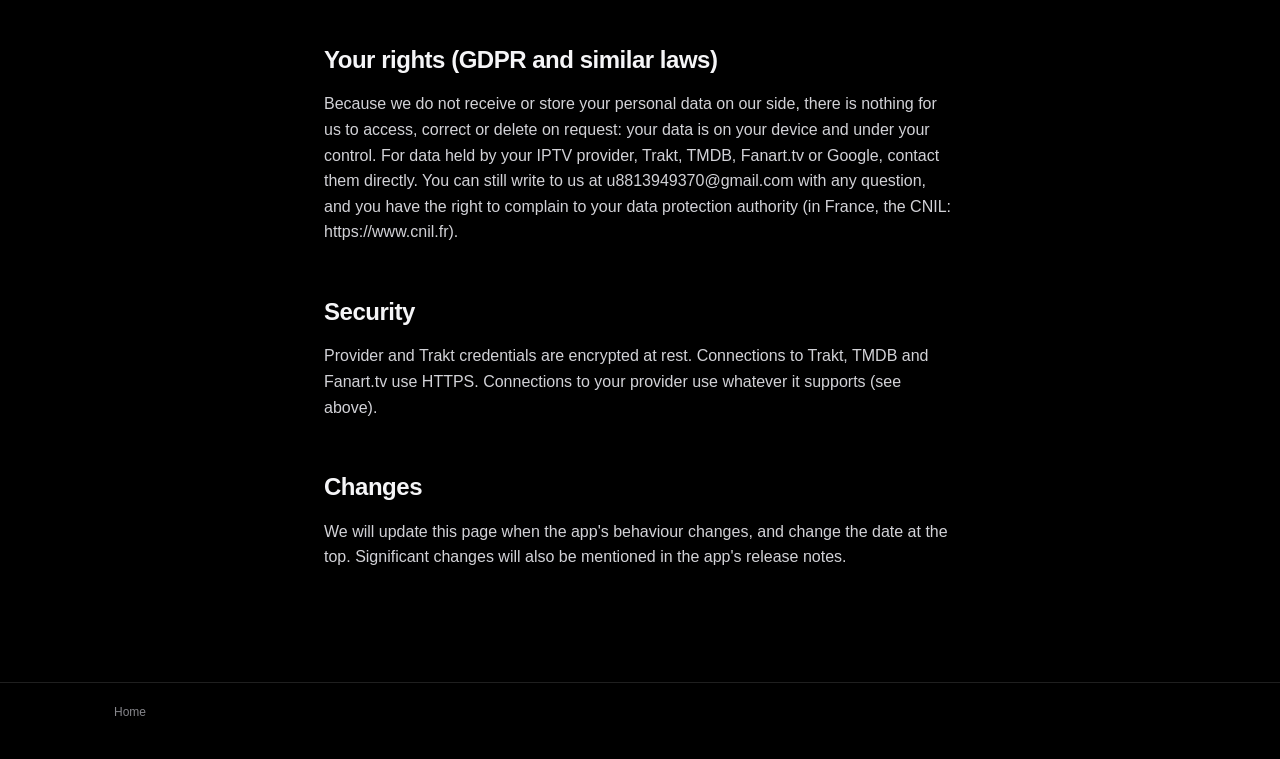
<file: privacy.html>
<!doctype html>
<html lang="en"><head><meta charset="utf-8"><meta name="viewport" content="width=device-width, initial-scale=1">
<title>Privacy policy — CouchTV</title><link rel="icon" href="assets/icon.svg" type="image/svg+xml">
<link rel="stylesheet" href="assets/site.css"><link rel="stylesheet" href="assets/legal.css"></head>
<body><header class="nav is-scrolled"><div class="nav__inner"><a class="nav__brand" href="./">CouchTV</a></div></header>
<main class="legal"><h1>CouchTV privacy policy</h1>
<p>Last updated: <strong>17 October 2026</strong></p>
<p>This policy covers the CouchTV apps for Android TV and Android phones ("the app"), published by <strong>Yann Barraud</strong> ("we"). Contact: u8813949370@gmail.com.</p>
<h2>The short version</h2>
<ul><li>CouchTV is a video player. <strong>It contains no channels, films, series or playlists.</strong> You add your own provider, and only use content you are authorized to access.</li><li><strong>We do not run servers that receive your data.</strong> We have no account system, no analytics, no advertising and no crash reporting in the app.</li><li>Everything you enter stays on your device, except what the app must send to the services you choose to use, listed below.</li></ul>
<h2>What stays on your device</h2>
<table><thead><tr><th>Data</th><th>Why</th><th>Protection</th></tr></thead><tbody><tr><td>Provider details (server address, username, password, or playlist URL)</td><td>To load your channels and play them</td><td>Encrypted (AES-GCM) with a key held in the Android Keystore where the device supports it. Never written in clear text, including inside stored stream addresses</td></tr><tr><td>Channel lists, programme guide, favourites, watch history and resume positions</td><td>To browse, resume and recommend</td><td>Stored in the app's private storage</td></tr><tr><td>Settings (accent colour, hidden categories, profiles)</td><td>To remember your preferences</td><td>App private storage</td></tr><tr><td>Parental control PIN and locked categories</td><td>To keep chosen categories behind a PIN</td><td>The PIN is never stored, only a salted PBKDF2 hash of it</td></tr><tr><td>Programme reminders</td><td>To notify you before a programme starts</td><td>App private storage; shown as notifications on the device</td></tr><tr><td>Recordings (Android TV)</td><td>To watch a programme later, at your request</td><td>App private storage, deleted with the app</td></tr><tr><td>Downloaded films and episodes (phone)</td><td>Offline viewing, at your request</td><td>App private storage, deleted with the app</td></tr><tr><td>The latest errors and the last crash (about 100 lines)</td><td>For "Report a problem"</td><td>App private storage. Credentials found in an address are masked before a line is kept. Never sent by the app</td></tr></tbody></table>
<p>Uninstalling the app, or clearing its storage in Android settings, deletes all of it. We cannot access or recover it.</p>
<h2>What leaves your device, and to whom</h2>
<p>The app only connects to the following, and only for the purpose stated.</p>
<p>1. <strong>Your IPTV provider</strong> (the server you entered). The app sends your provider credentials to it to sign in, download your channel list and guide, play streams and record them. The guide is also refreshed in the background, on the schedule you choose in Settings, so the app may contact your provider while it is closed. Your provider's own privacy policy applies to what they do with it. Many providers only offer unencrypted (HTTP) connections; when that is the case, your credentials travel unencrypted on the network, which is a property of the provider, not of the app.</p>
<p>2. <strong>The programme guide source</strong>, for M3U playlists. A playlist can name the address of its guide (XMLTV), which may be on another server than the playlist. The app downloads the guide from that address, as it would any web page: the server receives your IP address, not your credentials.</p>
<p>3. <strong>Trakt (trakt.tv)</strong>, <strong>off unless you sign in</strong>. When you link a Trakt account, the app sends Trakt the titles you watch past 80 %, the titles you mark as watched or remove from its history yourself, and reads your recommendations, trending titles, your own lists and the lists you liked, with their posters. To find a title of those lists in your catalogue, it may ask Trakt for the title's name in your language; those names are kept on the device. You can unlink at any time in Settings. Trakt's privacy policy: https://trakt.tv/privacy</p>
<p>4. <strong>The Movie Database (TMDB) and Fanart.tv</strong>, Android TV and desktop, for artwork. To show posters and backgrounds, the app looks up film and series titles or identifiers. These services receive your IP address and the titles being looked up, not your identity or provider details. TMDB: https://www.themoviedb.org/privacy-policy · Fanart.tv: https://fanart.tv/privacy-policy/</p>
<p>5. <strong>Google Cast</strong> (phone), <strong>only when you cast</strong>. The app gives the Chromecast or Google TV device you choose the address of the stream to play. For provider streams, that address can include your provider credentials, because providers require them to play. The cast device then connects to your provider directly. Google's privacy policy applies to the Cast service: https://policies.google.com/privacy</p>
<p>6. <strong>Another player app, only when you choose one.</strong> "Open in another player" hands the stream address to the app you pick (VLC, for example). As with Cast, that address can include your provider credentials. What that app does with it is covered by its own privacy policy.</p>
<p>7. <strong>Your own devices on your home network.</strong> The Android TV app runs a small local service so your phone can pair with it, send provider details and start playback ("Watch on TV"). It is only reachable on your local network, requires a pairing code, and is not exposed to the internet by the app.</p>
<p><strong>Report a problem.</strong> Settings › About › Report a problem shows a report: the app's version, the device model and Android or system version, how your provider logs in (never its address, name or credentials) and the latest errors. Nothing is sent: on the phone and the computer the app can open a GitHub issue filled with it in your browser, and the TV shows a QR code that does the same on the phone that scans it. The report becomes public only if you post that issue. GitHub's privacy policy applies to it: https://docs.github.com/site-policy/privacy-policies/github-general-privacy-statement</p>
<p><strong>Export files.</strong> When you export your favorites, resume positions and locks, the app writes a file where you choose, or sends it to your paired TV over your home network. Your providers and their passwords are never included in it.</p>
<p>We do not sell data, share it with advertisers, or use it to profile you.</p>
<h2>Children</h2>
<p>The app is not directed at children under 13 and does not knowingly collect data from them. Content comes from your provider, which is responsible for its own age ratings.</p>
<h2>Your rights (GDPR and similar laws)</h2>
<p>Because we do not receive or store your personal data on our side, there is nothing for us to access, correct or delete on request: your data is on your device and under your control. For data held by your IPTV provider, Trakt, TMDB, Fanart.tv or Google, contact them directly. You can still write to us at u8813949370@gmail.com with any question, and you have the right to complain to your data protection authority (in France, the CNIL: https://www.cnil.fr).</p>
<h2>Security</h2>
<p>Provider and Trakt credentials are encrypted at rest. Connections to Trakt, TMDB and Fanart.tv use HTTPS. Connections to your provider use whatever it supports (see above).</p>
<h2>Changes</h2>
<p>We will update this page when the app's behaviour changes, and change the date at the top. Significant changes will also be mentioned in the app's release notes.</p></main>
<footer class="footer"><div class="footer__inner"><a href="./">Home</a></div></footer></body></html>
</file>
<file: assets/site.css>
/* CouchTV website. No framework: a few custom properties, real type, and
   motion driven by scroll progress (--p, set by site.js). */

:root {
  --bg: #000;
  --fg: #f5f5f7;
  --muted: #86868b;
  --hairline: rgba(255, 255, 255, .12);
  --light-bg: #f5f5f7;
  --light-fg: #1d1d1f;
  --light-muted: #6e6e73;
  --accent: #2997ff;
  --bezel: #1b1b1d;
  --ease: cubic-bezier(.2, .7, .1, 1);
  --gutter: clamp(20px, 5vw, 64px);
  --max: 1180px;
  font-family: -apple-system, BlinkMacSystemFont, "SF Pro Display", "SF Pro Text", "Helvetica Neue", "Segoe UI", Roboto, Arial, sans-serif;
  -webkit-font-smoothing: antialiased;
  -moz-osx-font-smoothing: grayscale;
  text-rendering: optimizeLegibility;
}

* { box-sizing: border-box; }
html { scroll-behavior: smooth; }
body { margin: 0; background: var(--bg); color: var(--fg); overflow-x: hidden; }
img { display: block; max-width: 100%; }
a { color: inherit; }
h1, h2, h3, p { margin: 0; }
h1, h2, h3, .statement__text { text-wrap: balance; }

/* ---------- Type ---------- */

.eyebrow {
  font-size: 14px;
  font-weight: 600;
  letter-spacing: .02em;
  color: var(--muted);
  margin-bottom: 14px;
}
.eyebrow--dark { color: var(--light-muted); }

.display {
  font-size: clamp(40px, 6.4vw, 80px);
  line-height: 1.04;
  letter-spacing: -.035em;
  font-weight: 700;
}

.lede {
  font-size: clamp(19px, 1.7vw, 24px);
  line-height: 1.4;
  letter-spacing: -.01em;
  color: var(--muted);
  max-width: 34em;
  margin-top: 22px;
}

.section-head { max-width: var(--max); margin: 0 auto; padding: 0 var(--gutter); }

/* ---------- Nav ---------- */

.nav {
  position: fixed;
  inset: 0 0 auto 0;
  z-index: 10;
  transition: background .4s var(--ease), border-color .4s var(--ease);
  border-bottom: 1px solid transparent;
}
.nav.is-light {
  background: rgba(245, 245, 247, .78) !important;
  border-bottom-color: rgba(0, 0, 0, .08) !important;
  color: var(--light-fg);
}
.nav.is-light .nav__links a { color: rgba(29, 29, 31, .8); }
.nav.is-light .nav__cta { background: var(--light-fg); color: #fff; }
.nav.is-scrolled {
  background: rgba(0, 0, 0, .72);
  backdrop-filter: saturate(180%) blur(20px);
  -webkit-backdrop-filter: saturate(180%) blur(20px);
  border-bottom-color: var(--hairline);
}
.nav__inner {
  max-width: var(--max);
  margin: 0 auto;
  height: 52px;
  padding: 0 var(--gutter);
  display: flex;
  align-items: center;
  gap: 32px;
}
.nav__brand {
  display: flex;
  align-items: center;
  gap: 8px;
  font-weight: 600;
  font-size: 17px;
  letter-spacing: -.01em;
  text-decoration: none;
}
.nav__mark { width: 22px; height: 22px; fill: none; stroke: currentColor; stroke-width: 2.2; stroke-linecap: round; }
.nav__links { display: flex; gap: 28px; margin-left: auto; }
.nav__links a { font-size: 13px; color: rgba(245, 245, 247, .8); text-decoration: none; transition: color .2s; }
.nav__links a:hover { color: var(--fg); }
.nav__cta { font-size: 12px; font-weight: 500; padding: 5px 12px; border-radius: 980px; background: var(--fg); color: #000; text-decoration: none; }
.nav__lang { font-size: 12px; font-weight: 500; letter-spacing: .04em; color: rgba(245, 245, 247, .8); text-decoration: none; margin-right: -16px; }
.nav__lang:hover { color: var(--fg); }
.nav.is-light .nav__lang { color: rgba(29, 29, 31, .8); }

/* ---------- Buttons ---------- */

.pill {
  display: inline-flex;
  align-items: center;
  height: 44px;
  padding: 0 22px;
  border-radius: 980px;
  font-size: 17px;
  font-weight: 500;
  letter-spacing: -.01em;
}
.pill--light { background: var(--fg); color: #000; }
a.pill { text-decoration: none; }
.link-arrow { color: var(--accent); font-size: 17px; text-decoration: none; }
.link-arrow::after { content: " \203A"; display: inline-block; transition: transform .3s var(--ease); }
.link-arrow:hover::after { transform: translateX(3px); }

/* ---------- Devices ---------- */

.tv { margin: 0; position: relative; }
.tv__screen {
  position: relative;
  aspect-ratio: 16 / 9;
  border-radius: clamp(8px, 1.2vw, 18px);
  overflow: hidden;
  background:
    radial-gradient(120% 90% at 30% 20%, #1c2333 0%, #0b0d12 55%, #050506 100%);
  box-shadow:
    0 0 0 clamp(5px, .7vw, 10px) var(--bezel),
    0 0 0 calc(clamp(5px, .7vw, 10px) + 1px) #2c2c2e,
    0 40px 120px -20px rgba(41, 151, 255, .18),
    0 60px 100px -40px rgba(0, 0, 0, .9);
}
.tv__screen img { width: 100%; height: 100%; object-fit: cover; }
.tv__screen::after {
  /* the faint reflection of a glossy panel */
  content: "";
  position: absolute;
  inset: 0;
  background: linear-gradient(115deg, rgba(255, 255, 255, .07) 0%, rgba(255, 255, 255, 0) 38%);
  pointer-events: none;
}
.tv__foot {
  width: 22%;
  height: clamp(10px, 1.6vw, 22px);
  margin: clamp(6px, .9vw, 12px) auto 0;
  border-radius: 0 0 6px 6px;
  background: linear-gradient(#2a2a2c, #111);
}

.phone { margin: 0; }
.phone__screen {
  position: relative;
  aspect-ratio: 1233 / 2673;
  border-radius: clamp(26px, 3.4vw, 46px);
  overflow: hidden;
  background: linear-gradient(160deg, #15171c, #050506);
  box-shadow:
    0 0 0 clamp(6px, .7vw, 10px) var(--bezel),
    0 0 0 calc(clamp(6px, .7vw, 10px) + 1.5px) #3a3a3c,
    0 50px 90px -30px rgba(0, 0, 0, .9);
}
.phone__screen img { width: 100%; height: 100%; object-fit: cover; }
.phone__screen::before {
  /* punch-hole camera */
  content: "";
  position: absolute;
  top: 1.6%;
  left: 50%;
  width: 3.4%;
  aspect-ratio: 1;
  border-radius: 50%;
  background: #000;
  transform: translateX(-50%);
  z-index: 1;
}
.is-missing { visibility: hidden; }

/* ---------- Load-in ---------- */

.load {
  opacity: 0;
  transform: translateY(24px);
  animation: rise 1.1s var(--ease) forwards;
  animation-delay: calc(var(--i) * 110ms + 120ms);
}
@keyframes rise { to { opacity: 1; transform: none; } }

/* ---------- Hero ---------- */

.hero {
  --p: 0;
  min-height: 100vh;
  padding: 120px var(--gutter) 80px;
  text-align: center;
  overflow: hidden;
}
.hero__copy { max-width: 900px; margin: 0 auto; }
.hero__title {
  font-size: clamp(48px, 8.4vw, 112px);
  line-height: .98;
  letter-spacing: -.045em;
  font-weight: 700;
}
.hero__soft {
  background: linear-gradient(92deg, #f5f5f7 10%, #8e9aaf 55%, #5a6b8c 95%);
  -webkit-background-clip: text;
  background-clip: text;
  color: transparent;
}
.hero__lede {
  margin: 28px auto 0;
  max-width: 30em;
  font-size: clamp(19px, 1.8vw, 24px);
  line-height: 1.38;
  color: var(--muted);
  letter-spacing: -.01em;
}
.hero__actions { margin-top: 36px; display: flex; gap: 28px; justify-content: center; align-items: center; flex-wrap: wrap; }

.hero__stage {
  position: relative;
  max-width: 1080px;
  margin: 72px auto 0;
  padding-bottom: 6%;
}
.hero__tv {
  transform: perspective(1600px) rotateX(calc((1 - var(--p) * 2.2) * 10deg)) scale(calc(.9 + var(--p) * .22));
  transform-origin: 50% 100%;
  will-change: transform;
}
.hero__phone {
  position: absolute;
  width: 21%;
  right: -2%;
  bottom: 0;
  transform: translateY(calc((1 - var(--p) * 2) * 70px)) rotate(calc((1 - var(--p) * 2) * 4deg));
  will-change: transform;
}

/* ---------- Statement ---------- */

.statement {
  --p: 0;
  max-width: 1040px;
  margin: 0 auto;
  padding: 26vh var(--gutter);
}
.statement__text {
  font-size: clamp(36px, 5.6vw, 72px);
  line-height: 1.08;
  letter-spacing: -.035em;
  font-weight: 700;
}
.statement__text .w {
  /* each word lights up as the sentence scrolls through the middle */
  opacity: clamp(.16, calc((var(--p) * 1.8 - var(--k)) * 6), 1);
  transition: opacity .15s linear;
}

/* ---------- Story ---------- */

.story { height: 320vh; position: relative; }
.story__sticky {
  position: sticky;
  top: 0;
  height: 100vh;
  max-width: var(--max);
  margin: 0 auto;
  padding: 0 var(--gutter);
  display: grid;
  grid-template-columns: minmax(260px, 4fr) 7fr;
  align-items: center;
  gap: clamp(28px, 5vw, 72px);
}
.story__steps { position: relative; min-height: 300px; }
.story__step {
  position: absolute;
  inset: 0 0 auto 0;
  opacity: 0;
  transform: translateY(28px);
  transition: opacity .7s var(--ease), transform .7s var(--ease);
  pointer-events: none;
}
.story__step.is-active { opacity: 1; transform: none; pointer-events: auto; }
.story__step h2 { font-size: clamp(32px, 3.6vw, 48px); line-height: 1.06; letter-spacing: -.03em; font-weight: 700; }
.story__step p:not(.eyebrow) { margin-top: 18px; font-size: 19px; line-height: 1.45; color: var(--muted); }
.story__tv .tv__screen img.story__shot {
  position: absolute;
  inset: 0;
  opacity: 0;
  transform: scale(1.035);
  transition: opacity .8s var(--ease), transform 1.2s var(--ease);
}
.story__tv .tv__screen img.story__shot.is-active { opacity: 1; transform: none; }
.story__dots {
  position: absolute;
  left: var(--gutter);
  bottom: 12vh;
  display: flex;
  gap: 8px;
  padding: 0;
  margin: 0;
  list-style: none;
}
.story__dots li { width: 8px; height: 8px; border-radius: 4px; background: rgba(255, 255, 255, .25); transition: width .5s var(--ease), background .5s; }
.story__dots li.is-active { width: 28px; background: var(--fg); }

/* ---------- Phones ---------- */

.phones { --p: 0; padding: 18vh 0 20vh; overflow: hidden; }
.phones .section-head { text-align: center; }
.phones .lede { margin-left: auto; margin-right: auto; }
.phones__fan {
  display: flex;
  justify-content: center;
  align-items: flex-end;
  gap: clamp(12px, 3vw, 40px);
  margin-top: 80px;
  padding: 0 var(--gutter);
}
.phones__item { width: clamp(96px, 26vw, 300px); will-change: transform; }
.phones__item--left { transform: translateX(calc((1 - var(--p) * 1.6) * 90px)) translateY(40px) rotate(calc((1 - var(--p) * 1.6) * -6deg)); }
.phones__item--right { transform: translateX(calc((1 - var(--p) * 1.6) * -90px)) translateY(40px) rotate(calc((1 - var(--p) * 1.6) * 6deg)); }
.phones__item--center { transform: translateY(calc((1 - var(--p) * 1.6) * 60px)); z-index: 1; }

/* ---------- Features (light section) ---------- */

.features {
  background: var(--light-bg);
  color: var(--light-fg);
  padding: 18vh 0 20vh;
}
.features .display { color: var(--light-fg); }
.bento {
  max-width: var(--max);
  margin: 72px auto 0;
  padding: 0 var(--gutter);
  display: grid;
  grid-template-columns: repeat(3, 1fr);
  gap: 20px;
}
.tile {
  background: #fff;
  border-radius: 28px;
  padding: clamp(28px, 3vw, 44px);
  min-height: 300px;
  display: flex;
  flex-direction: column;
  justify-content: flex-end;
  transition: transform .5s var(--ease), box-shadow .5s var(--ease);
}
.tile:hover { transform: translateY(-4px); box-shadow: 0 30px 60px -30px rgba(0, 0, 0, .25); }
.tile--wide { grid-column: span 2; }
.tile--dark { background: #000; color: var(--fg); }
.tile--dark p:not(.tile__big) { color: var(--muted); }
.tile--tint { background: linear-gradient(135deg, #e8f1ff 0%, #f6ecff 100%); }
.tile__big {
  font-size: clamp(56px, 6vw, 92px);
  font-weight: 800;
  letter-spacing: -.05em;
  line-height: 1;
  margin-bottom: auto;
  padding-bottom: 40px;
  background: linear-gradient(120deg, #1d1d1f, #6e6e73);
  -webkit-background-clip: text;
  background-clip: text;
  color: transparent;
}
.tile--dark .tile__big { background-image: linear-gradient(120deg, #fff, #5e9cff); }
.tile h3 { font-size: clamp(22px, 2vw, 28px); line-height: 1.12; letter-spacing: -.02em; font-weight: 700; }
.tile p:not(.tile__big) { margin-top: 10px; font-size: 17px; line-height: 1.45; color: var(--light-muted); }

/* ---------- Privacy ---------- */

.privacy { padding: 22vh 0 18vh; }
.facts {
  max-width: var(--max);
  margin: 80px auto 0;
  padding: 0 var(--gutter);
  display: grid;
  grid-template-columns: repeat(3, 1fr);
  gap: 40px;
}
.fact { border-top: 1px solid var(--hairline); padding-top: 28px; }
.fact dt { font-size: clamp(56px, 7vw, 96px); font-weight: 700; letter-spacing: -.05em; line-height: 1; }
.fact dd { margin: 16px 0 0; font-size: 19px; line-height: 1.4; color: var(--muted); max-width: 18em; }

/* ---------- Closing ---------- */

.closing {
  text-align: center;
  padding: 16vh var(--gutter) 18vh;
  display: flex;
  flex-direction: column;
  align-items: center;
  gap: 8px;
  background: radial-gradient(60% 50% at 50% 100%, rgba(41, 151, 255, .14), transparent 70%);
}
.closing .lede { margin: 18px auto 30px; }
.disclaimer { margin-top: 56px; max-width: 40em; font-size: 13px; line-height: 1.5; color: var(--muted); }

/* ---------- Footer ---------- */

.footer { border-top: 1px solid var(--hairline); }
.footer__inner {
  max-width: var(--max);
  margin: 0 auto;
  padding: 22px var(--gutter) 40px;
  display: flex;
  gap: 24px;
  font-size: 12px;
  color: var(--muted);
}
.footer a { color: var(--muted); text-decoration: none; }
.footer a:hover { color: var(--fg); }

/* ---------- Reveal ---------- */

.reveal { opacity: 0; transform: translateY(40px); transition: opacity 1s var(--ease), transform 1s var(--ease); }
.reveal.is-in { opacity: 1; transform: none; }
.bento .reveal:nth-child(2), .facts .reveal:nth-child(2) { transition-delay: .08s; }
.bento .reveal:nth-child(3), .facts .reveal:nth-child(3) { transition-delay: .16s; }
.bento .reveal:nth-child(4) { transition-delay: .08s; }
.bento .reveal:nth-child(5) { transition-delay: .16s; }

/* ---------- Small screens ---------- */

@media (max-width: 860px) {
  .nav__links { display: none; }
  .nav__cta, .nav__lang { margin-left: auto; }
  .nav__lang + .nav__cta { margin-left: 0; }
  .hero__phone { width: 26%; right: 0; }
  .story { height: auto; }
  .story__sticky { position: static; height: auto; grid-template-columns: 1fr; padding-top: 12vh; padding-bottom: 12vh; }
  .story__steps { min-height: 0; display: grid; gap: 40px; }
  .story__step { position: static; opacity: 1; transform: none; }
  .story__tv { order: -1; }
  .story__tv .tv__screen img.story__shot:not([data-shot="0"]) { display: none; }
  .story__tv .tv__screen img.story__shot[data-shot="0"] { opacity: 1; transform: none; }
  .story__dots { display: none; }
  .bento { grid-template-columns: 1fr; }
  .tile--wide { grid-column: auto; }
  .facts { grid-template-columns: 1fr; gap: 0; }
  .fact { padding: 28px 0; }
}

/* ---------- Reduced motion ---------- */

@media (prefers-reduced-motion: reduce) {
  html { scroll-behavior: auto; }
  .load, .reveal { animation: none; opacity: 1; transform: none; transition: none; }
  .hero__tv, .hero__phone, .phones__item { transform: none !important; }
  .statement__text .w { opacity: 1; }
  .story__step, .story__tv .tv__screen img.story__shot { transition: none; }
}
</file>
<file: assets/legal.css>
.legal { max-width: 760px; margin: 0 auto; padding: 120px var(--gutter) 96px; line-height: 1.6; color: #d2d2d7; }
.legal h1 { font-size: clamp(36px, 5vw, 56px); letter-spacing: -.035em; line-height: 1.05; color: var(--fg); margin-bottom: 24px; }
.legal h2 { font-size: 24px; letter-spacing: -.02em; color: var(--fg); margin: 48px 0 12px; }
.legal h3 { font-size: 19px; color: var(--fg); margin: 28px 0 8px; }
.legal p, .legal ul { margin: 0 0 16px; }
.legal strong { color: var(--fg); }
.legal a { color: var(--accent); }
.legal table { width: 100%; border-collapse: collapse; margin: 20px 0 28px; font-size: 15px; }
.legal th, .legal td { text-align: left; vertical-align: top; padding: 12px 14px 12px 0; border-bottom: 1px solid var(--hairline); }
.legal th { color: var(--fg); font-weight: 600; }
</file>
